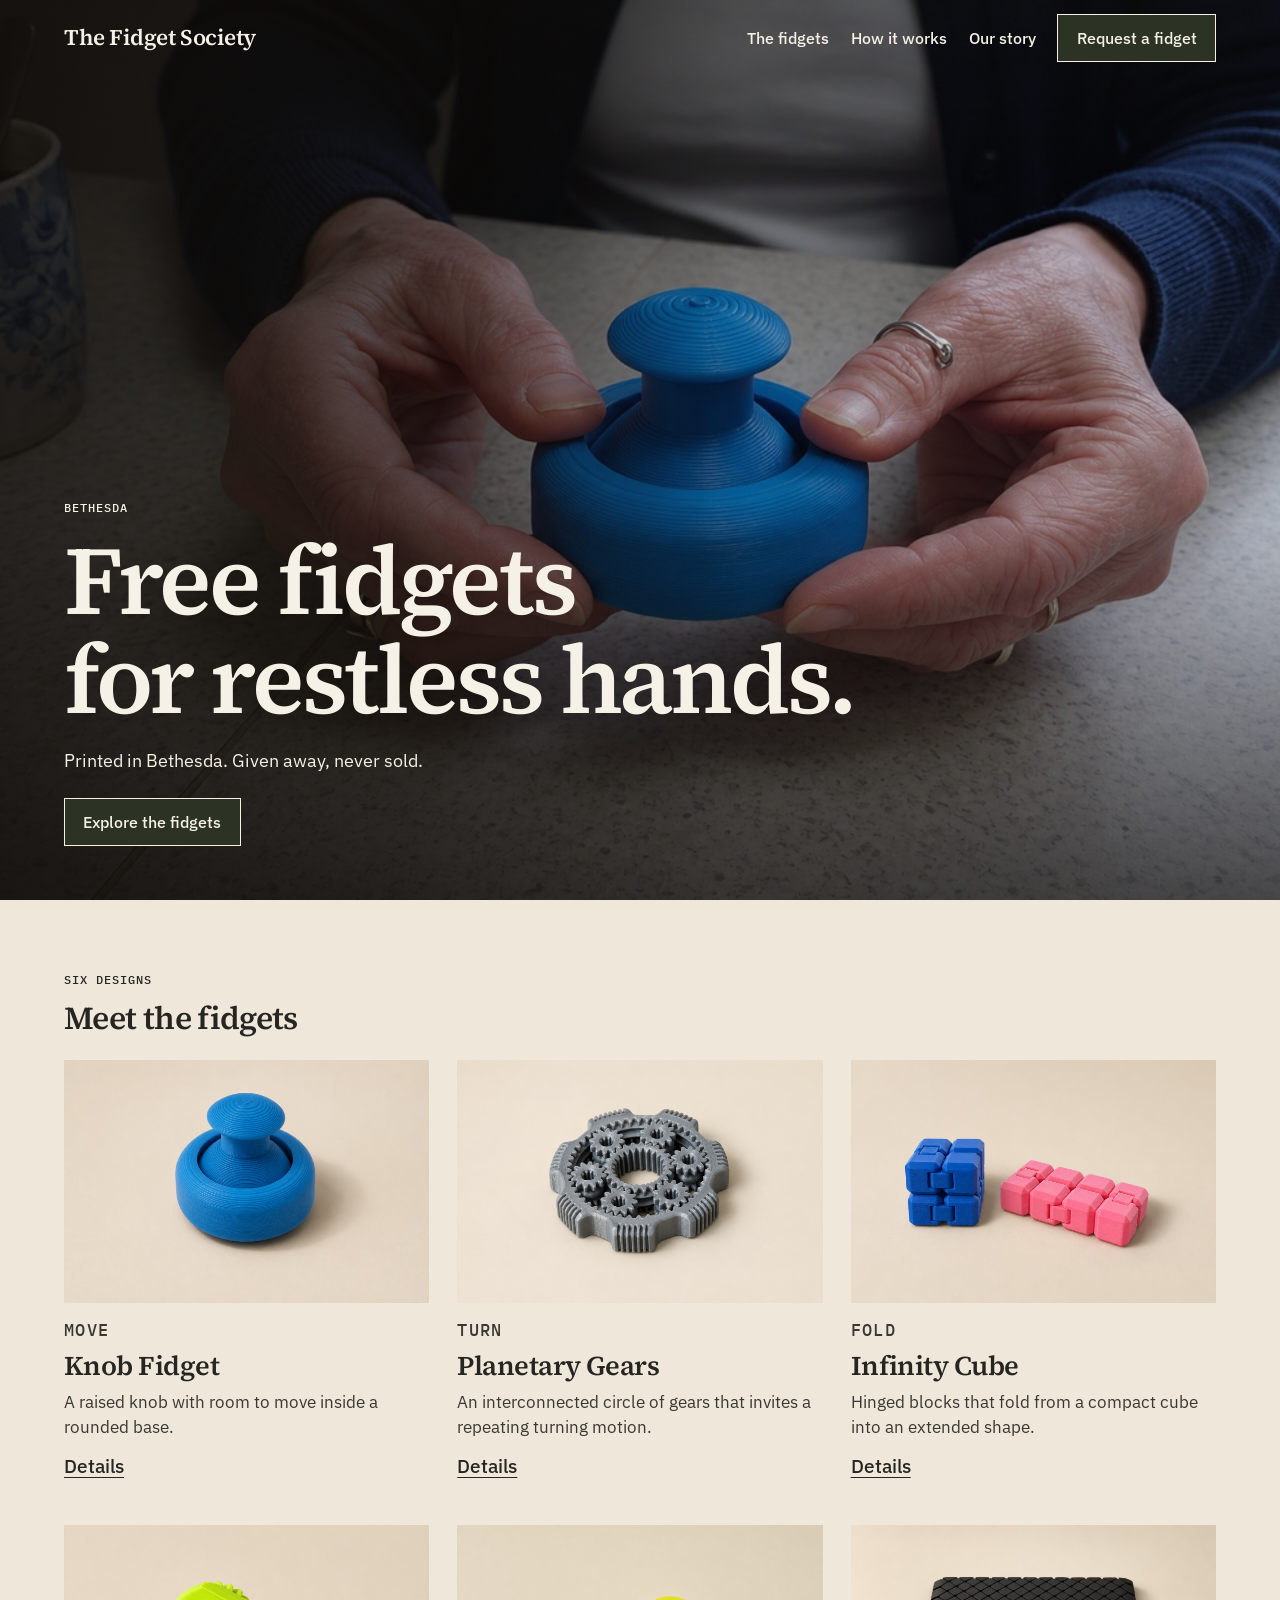
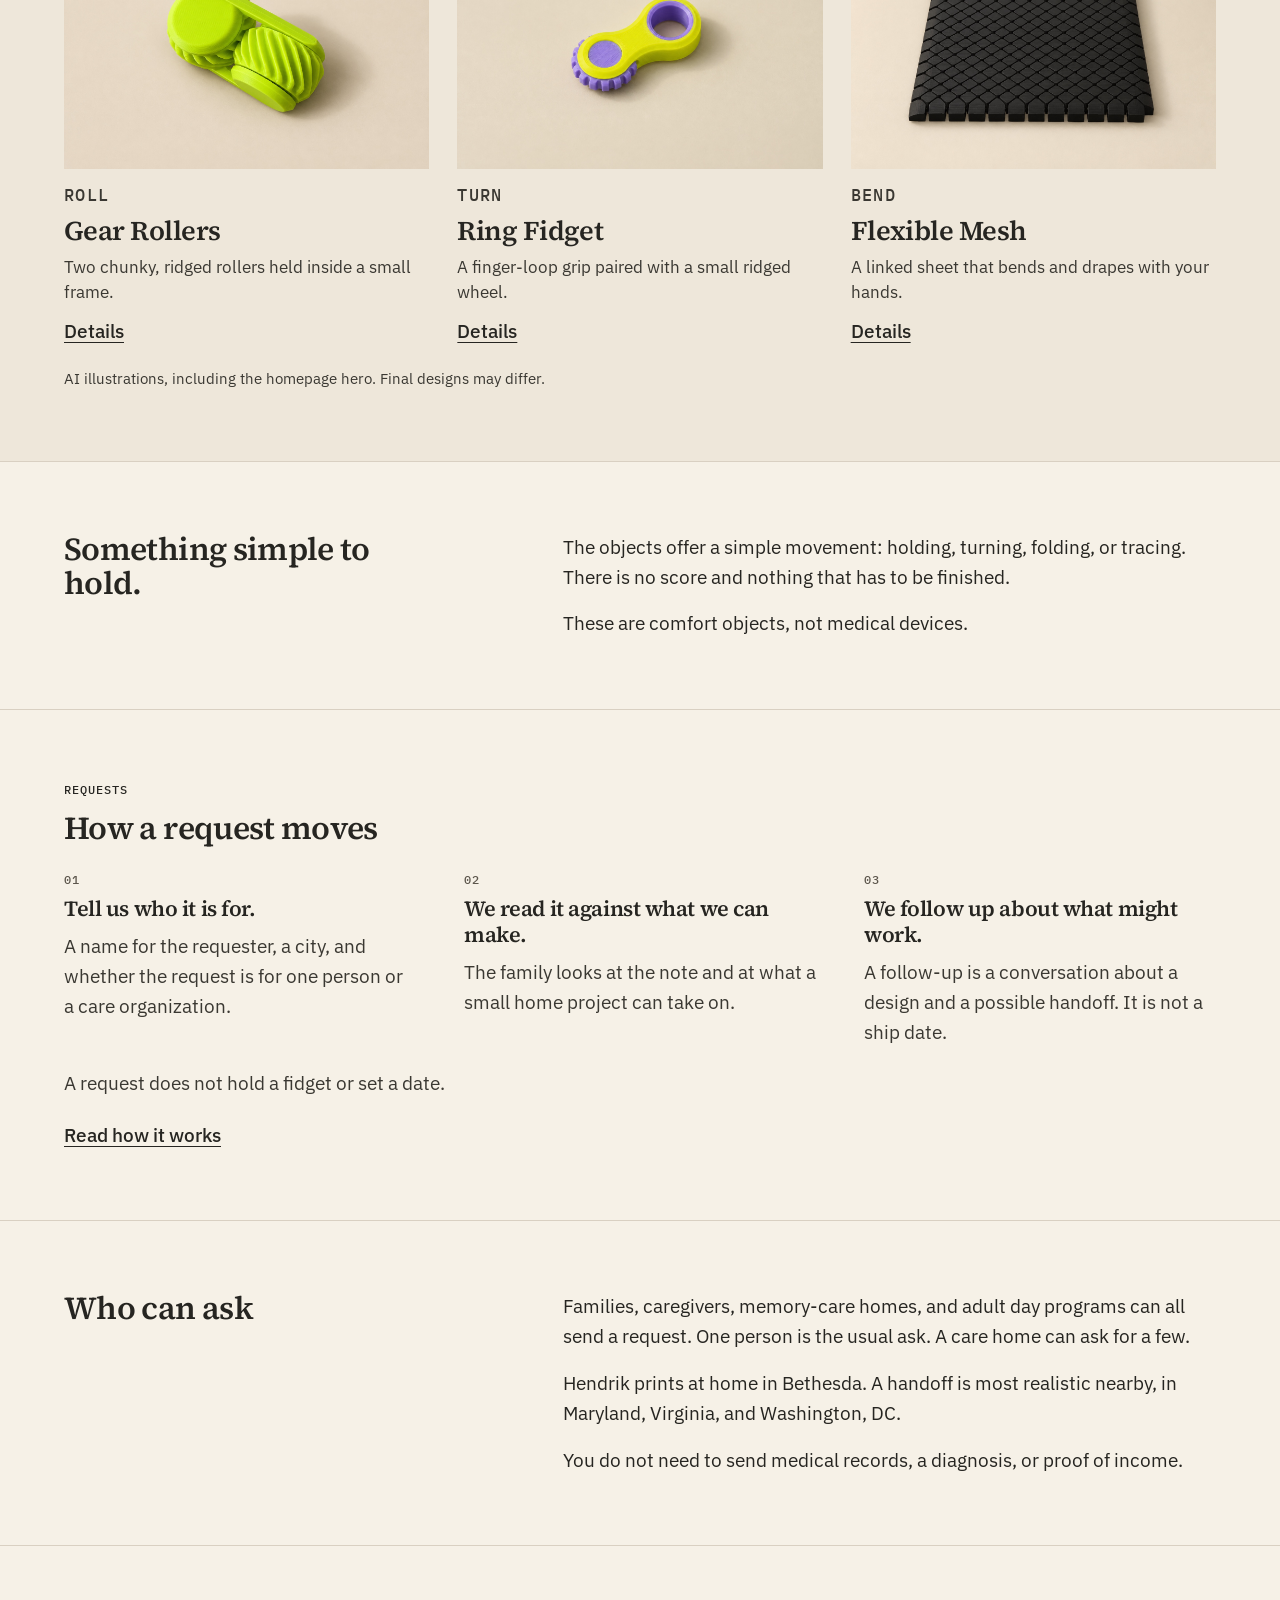
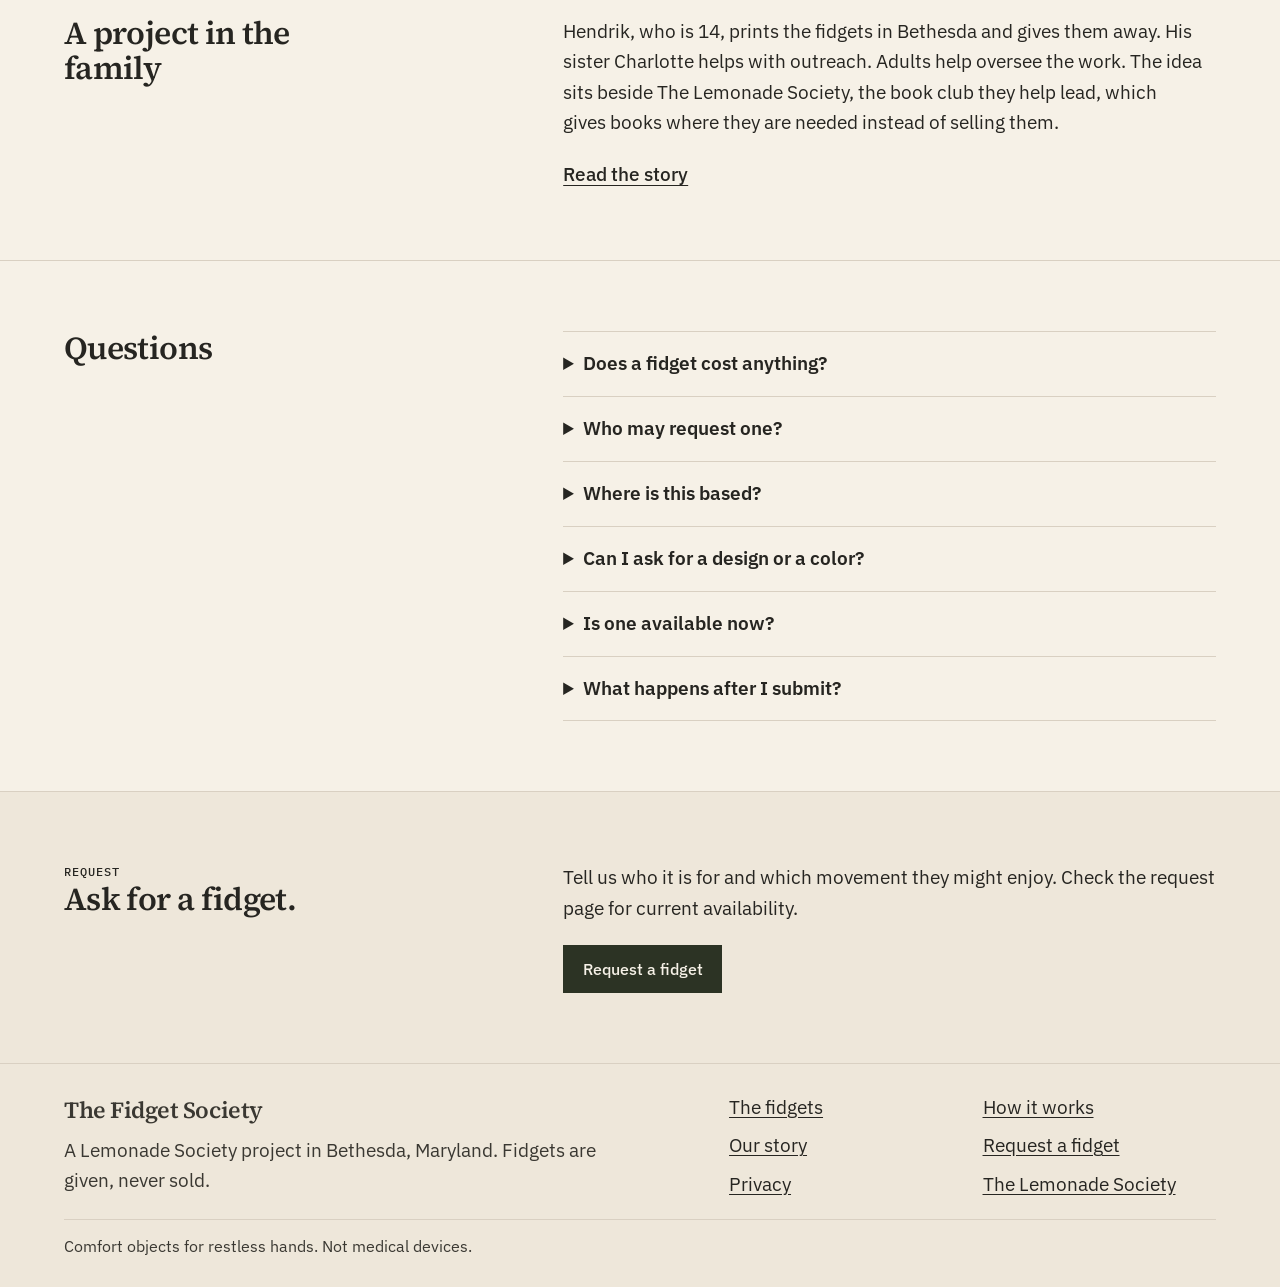
<file: index.html>
<!DOCTYPE html>
<html lang="en">
<head>
  <meta charset="utf-8">
  <meta name="viewport" content="width=device-width, initial-scale=1">
  <title>The Fidget Society</title>
  <meta name="description" content="Hendrik in Bethesda makes 3D-printed fidgets for people living with dementia and the people who care for them. Given away, never sold.">
  <meta name="theme-color" content="#1a1612">
  <link rel="icon" href="favicon.svg" type="image/svg+xml">
  <link rel="stylesheet" href="css/site.css?v=21">
</head>
<body>
  <a class="skip" href="#content">Skip to content</a>
  <header class="site-header">
    <div class="wrap header-inner">
      <a class="brand" href="index.html">The Fidget Society</a>
      <button class="menu-toggle" type="button" aria-expanded="false" aria-controls="site-nav">Menu</button>
      <nav class="site-nav" id="site-nav" aria-label="Primary">
        <a href="fidgets.html">The fidgets</a>
        <a href="how.html">How it works</a>
        <a href="about.html">Our story</a>
        <a class="btn" href="request.html">Request a fidget</a>
      </nav>
    </div>
  </header>

  <main id="content" tabindex="-1">
    <section class="hero-screen" style="--hero-x:52%;--hero-y:42%;--hero-x-phone:50%;--hero-y-phone:38%" aria-labelledby="hero-title">
      <img class="hero-media" src="images/heroes/home-knob.jpg" width="1280" height="720" alt="AI illustration of hands holding a blue Knob Fidget over a speckled counter." fetchpriority="high">
      <div class="hero-shade" aria-hidden="true"></div>
      <div class="hero-copy">
        <div class="wrap">
          <p class="eyebrow">Bethesda</p>
          <h1 id="hero-title">Free fidgets<br>for restless hands.</h1>
          <p class="hero-support">Printed in Bethesda. Given away, never sold.</p>
          <a class="btn" href="#the-fidgets">Explore the fidgets</a>
        </div>
      </div>
    </section>

    <section class="section sand-ground" id="the-fidgets" aria-labelledby="fidgets-title">
      <div class="wrap">
        <div class="section-head">
          <p class="kicker">Six designs</p>
          <h2 id="fidgets-title">Meet the fidgets</h2>
        </div>
        <div class="card-grid" data-fidget-grid></div>
        <noscript>
          <ul class="plain-list">
            <li>Knob Fidget — Move. A raised knob with room to move inside a rounded base.</li>
            <li>Planetary Gears — Turn. An interconnected circle of gears that invites a repeating turning motion.</li>
            <li>Infinity Cube — Fold. Hinged blocks that fold from a compact cube into an extended shape.</li>
            <li>Gear Rollers — Roll. Two chunky, ridged rollers held inside a small frame.</li>
            <li>Ring Fidget — Turn. A finger-loop grip paired with a small ridged wheel.</li>
            <li>Flexible Mesh — Bend. A linked sheet that bends and drapes with your hands.</li>
          </ul>
        </noscript>
        <p class="figure-note">AI illustrations, including the homepage hero. Final designs may differ.</p>
      </div>
    </section>

    <section class="section" aria-labelledby="intro-title">
      <div class="wrap split">
        <h2 id="intro-title">Something simple to hold.</h2>
        <div class="prose">
          <p>The objects offer a simple movement: holding, turning, folding, or tracing. There is no score and nothing that has to be finished.</p>
          <p>These are comfort objects, not medical devices.</p>
        </div>
      </div>
    </section>

    <section class="section" id="how-requests-work" aria-labelledby="steps-title">
      <div class="wrap">
        <div class="section-head steps-head">
          <p class="kicker">Requests</p>
          <h2 id="steps-title">How a request moves</h2>
        </div>
        <div>
          <ol class="steps">
            <li>
              <h3>Tell us who it is for.</h3>
              <p>A name for the requester, a city, and whether the request is for one person or a care organization.</p>
            </li>
            <li>
              <h3>We read it against what we can make.</h3>
              <p>The family looks at the note and at what a small home project can take on.</p>
            </li>
            <li>
              <h3>We follow up about what might work.</h3>
              <p>A follow-up is a conversation about a design and a possible handoff. It is not a ship date.</p>
            </li>
          </ol>
          <p class="callout">A request does not hold a fidget or set a date.</p>
          <p class="inline-links"><a class="text-link" href="how.html">Read how it works</a></p>
        </div>
      </div>
    </section>

    <section class="section" id="who-can-ask" aria-labelledby="who-title">
      <div class="wrap split">
        <h2 id="who-title">Who can ask</h2>
        <div class="prose">
          <p>Families, caregivers, memory-care homes, and adult day programs can all send a request. One person is the usual ask. A care home can ask for a few.</p>
          <p>Hendrik prints at home in Bethesda. A handoff is most realistic nearby, in Maryland, Virginia, and Washington, DC.</p>
          <p>You do not need to send medical records, a diagnosis, or proof of income.</p>
        </div>
      </div>
    </section>

    <section class="section" id="founder" aria-labelledby="founder-title">
      <div class="wrap split">
        <h2 id="founder-title">A project in the family</h2>
        <div class="prose">
          <p>Hendrik, who is 14, prints the fidgets in Bethesda and gives them away. His sister Charlotte helps with outreach. Adults help oversee the work. The idea sits beside The Lemonade Society, the book club they help lead, which gives books where they are needed instead of selling them.</p>
          <p class="inline-links"><a class="text-link" href="about.html">Read the story</a></p>
        </div>
      </div>
    </section>

    <section class="section" id="questions" aria-labelledby="faq-title">
      <div class="wrap split">
        <h2 id="faq-title">Questions</h2>
        <div class="faq">
          <details>
            <summary>Does a fidget cost anything?</summary>
            <p>No. Fidgets are given away. There is nothing to buy on this site.</p>
          </details>
          <details>
            <summary>Who may request one?</summary>
            <p>A family member, a caregiver, a memory-care home, or an adult day program. Medical records and proof of income are not part of the request.</p>
          </details>
          <details>
            <summary>Where is this based?</summary>
            <p>Hendrik makes the fidgets at home in Bethesda, Maryland. A handoff is most realistic in Bethesda and nearby Maryland, Virginia, and Washington, DC.</p>
          </details>
          <details>
            <summary>Can I ask for a design or a color?</summary>
            <p>Yes. You can name a preference or ask for help choosing. What is possible depends on the designs and filament on hand. Not every design will suit every person.</p>
          </details>
          <details>
            <summary>Is one available now?</summary>
            <p>This is a small project. Sending a request does not hold a fidget or set a date.</p>
          </details>
          <details>
            <summary>What happens after I submit?</summary>
            <p>The request page shows whether requests are currently open. After a request is received, an adult helping with the project follows up about availability.</p>
          </details>
        </div>
      </div>
    </section>

    <section class="section sand-ground" id="ask" aria-labelledby="ask-title">
      <div class="wrap split">
        <div>
          <p class="kicker">Request</p>
          <h2 id="ask-title">Ask for a fidget.</h2>
        </div>
        <div>
          <p>Tell us who it is for and which movement they might enjoy. Check the request page for current availability.</p>
          <p class="inline-links"><a class="btn" href="request.html">Request a fidget</a></p>
        </div>
      </div>
    </section>
  </main>

  <footer class="site-footer">
    <div class="wrap footer-inner">
      <div>
        <p class="footer-name">The Fidget Society</p>
        <p>A Lemonade Society project in Bethesda, Maryland. Fidgets are given, never sold.</p>
      </div>
      <nav aria-label="Footer">
        <a href="fidgets.html">The fidgets</a>
        <a href="how.html">How it works</a>
        <a href="about.html">Our story</a>
        <a href="request.html">Request a fidget</a>
        <a href="privacy.html">Privacy</a>
        <a href="https://www.liteararysociety.org/the-lemonade-society">The Lemonade Society</a>
      </nav>
      <p class="footer-note">Comfort objects for restless hands. Not medical devices.</p>
    </div>
  </footer>
  <script src="js/catalog.js?v=24"></script>
  <script src="js/config.js"></script>
  <script src="js/site.js?v=24"></script>
</body>
</html>
</file>
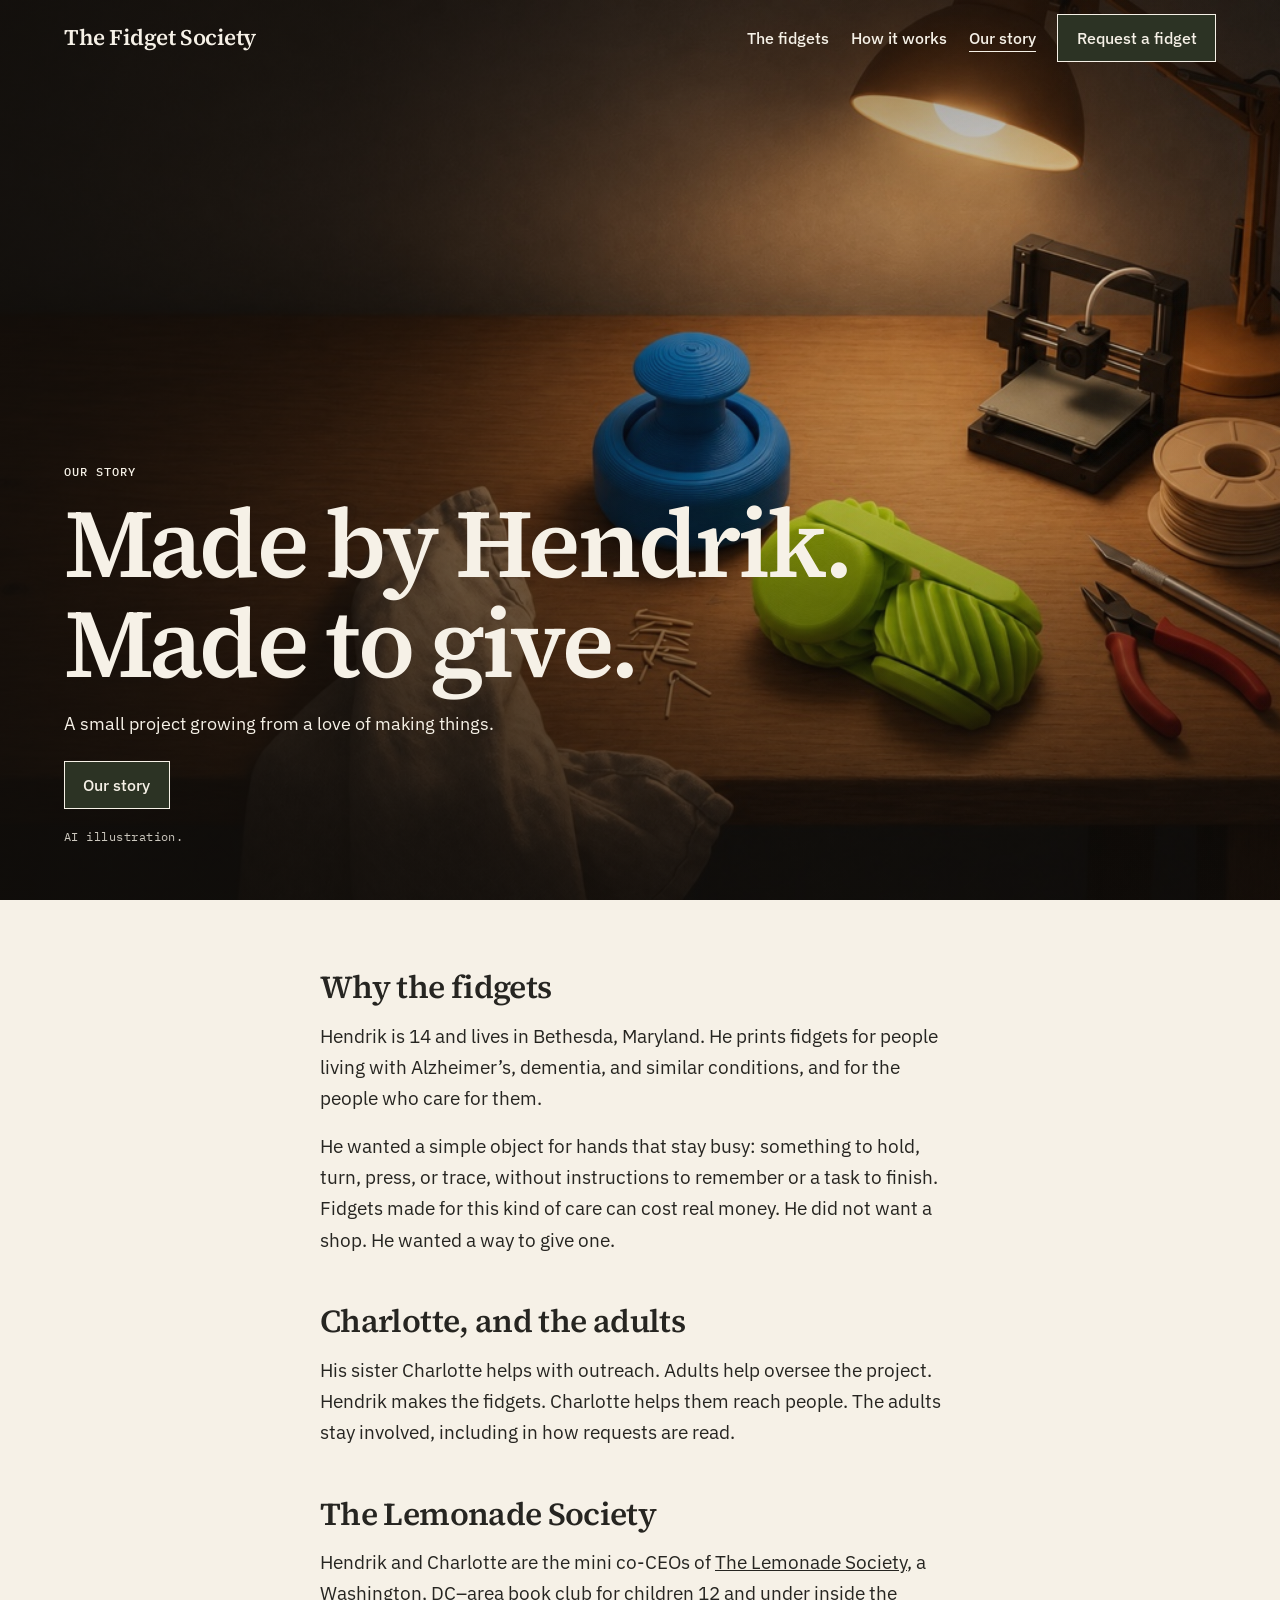
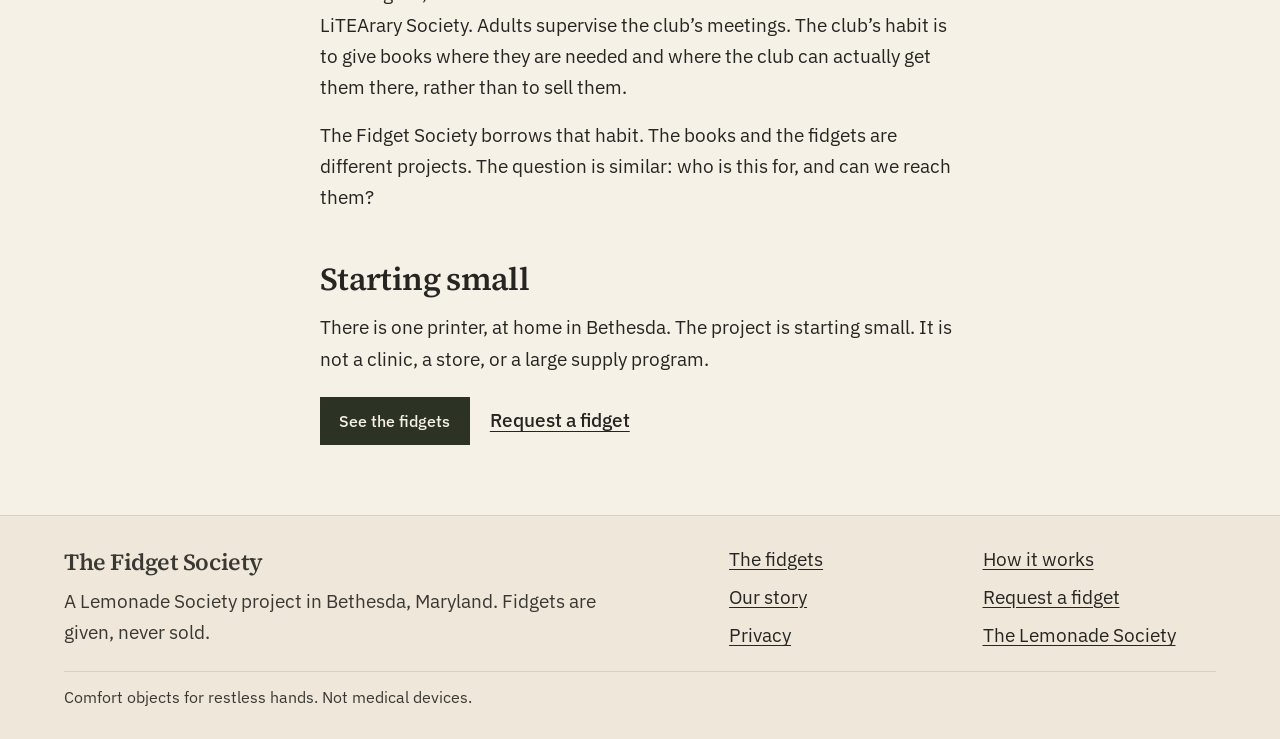
<file: about.html>
<!DOCTYPE html>
<html lang="en">
<head>
  <meta charset="utf-8">
  <meta name="viewport" content="width=device-width, initial-scale=1">
  <title>Our story — The Fidget Society</title>
  <meta name="description" content="Hendrik prints fidgets in Bethesda and gives them away. Charlotte helps with outreach, and adults oversee the project.">
  <meta name="theme-color" content="#1a1612">
  <link rel="icon" href="favicon.svg" type="image/svg+xml">
  <link rel="stylesheet" href="css/site.css?v=21">
</head>
<body>
  <a class="skip" href="#content">Skip to content</a>
  <header class="site-header">
    <div class="wrap header-inner">
      <a class="brand" href="index.html">The Fidget Society</a>
      <button class="menu-toggle" type="button" aria-expanded="false" aria-controls="site-nav">Menu</button>
      <nav class="site-nav" id="site-nav" aria-label="Primary">
        <a href="fidgets.html">The fidgets</a>
        <a href="how.html">How it works</a>
        <a href="about.html" aria-current="page">Our story</a>
        <a class="btn" href="request.html">Request a fidget</a>
      </nav>
    </div>
  </header>

  <main id="content" tabindex="-1">
    <section class="hero-screen" style="--hero-x:78%;--hero-y:52%;--hero-x-phone:88%;--hero-y-phone:48%" aria-labelledby="hero-title">
      <img class="hero-media" src="images/heroes/workbench-new.jpg" width="1280" height="720" alt="AI illustration of the Knob Fidget and Gear Rollers on a workbench with a printer and filament. Not a photograph of Hendrik or his home." fetchpriority="high">
      <div class="hero-shade" aria-hidden="true"></div>
      <div class="hero-copy">
        <div class="wrap">
          <p class="eyebrow">Our story</p>
          <h1 id="hero-title">Made by Hendrik.<br>Made to give.</h1>
          <p class="hero-support">A small project growing from a love of making things.</p>
          <a class="btn" href="#story">Our story</a>
          <p class="hero-credit">AI illustration.</p>
        </div>
      </div>
    </section>

    <article class="section" id="story">
      <div class="wrap">
      <div class="reading story-reading">
        <h2>Why the fidgets</h2>
        <p>Hendrik is 14 and lives in Bethesda, Maryland. He prints fidgets for people living with Alzheimer’s, dementia, and similar conditions, and for the people who care for them.</p>
        <p>He wanted a simple object for hands that stay busy: something to hold, turn, press, or trace, without instructions to remember or a task to finish. Fidgets made for this kind of care can cost real money. He did not want a shop. He wanted a way to give one.</p>

        <h2>Charlotte, and the adults</h2>
        <p>His sister Charlotte helps with outreach. Adults help oversee the project. Hendrik makes the fidgets. Charlotte helps them reach people. The adults stay involved, including in how requests are read.</p>

        <h2>The Lemonade Society</h2>
        <p>Hendrik and Charlotte are the mini co-CEOs of <a href="https://www.liteararysociety.org/the-lemonade-society">The Lemonade Society</a>, a Washington, DC–area book club for children 12 and under inside the LiTEArary Society. Adults supervise the club’s meetings. The club’s habit is to give books where they are needed and where the club can actually get them there, rather than to sell them.</p>
        <p>The Fidget Society borrows that habit. The books and the fidgets are different projects. The question is similar: who is this for, and can we reach them?</p>

        <h2>Starting small</h2>
        <p>There is one printer, at home in Bethesda. The project is starting small. It is not a clinic, a store, or a large supply program.</p>
        <p class="inline-links">
          <a class="btn" href="fidgets.html">See the fidgets</a>
          <a class="text-link" href="request.html">Request a fidget</a>
        </p>
      </div>
      </div>
    </article>
  </main>

  <footer class="site-footer">
    <div class="wrap footer-inner">
      <div>
        <p class="footer-name">The Fidget Society</p>
        <p>A Lemonade Society project in Bethesda, Maryland. Fidgets are given, never sold.</p>
      </div>
      <nav aria-label="Footer">
        <a href="fidgets.html">The fidgets</a>
        <a href="how.html">How it works</a>
        <a href="about.html">Our story</a>
        <a href="request.html">Request a fidget</a>
        <a href="privacy.html">Privacy</a>
        <a href="https://www.liteararysociety.org/the-lemonade-society">The Lemonade Society</a>
      </nav>
      <p class="footer-note">Comfort objects for restless hands. Not medical devices.</p>
    </div>
  </footer>
  <script src="js/site.js?v=20"></script>
</body>
</html>
</file>
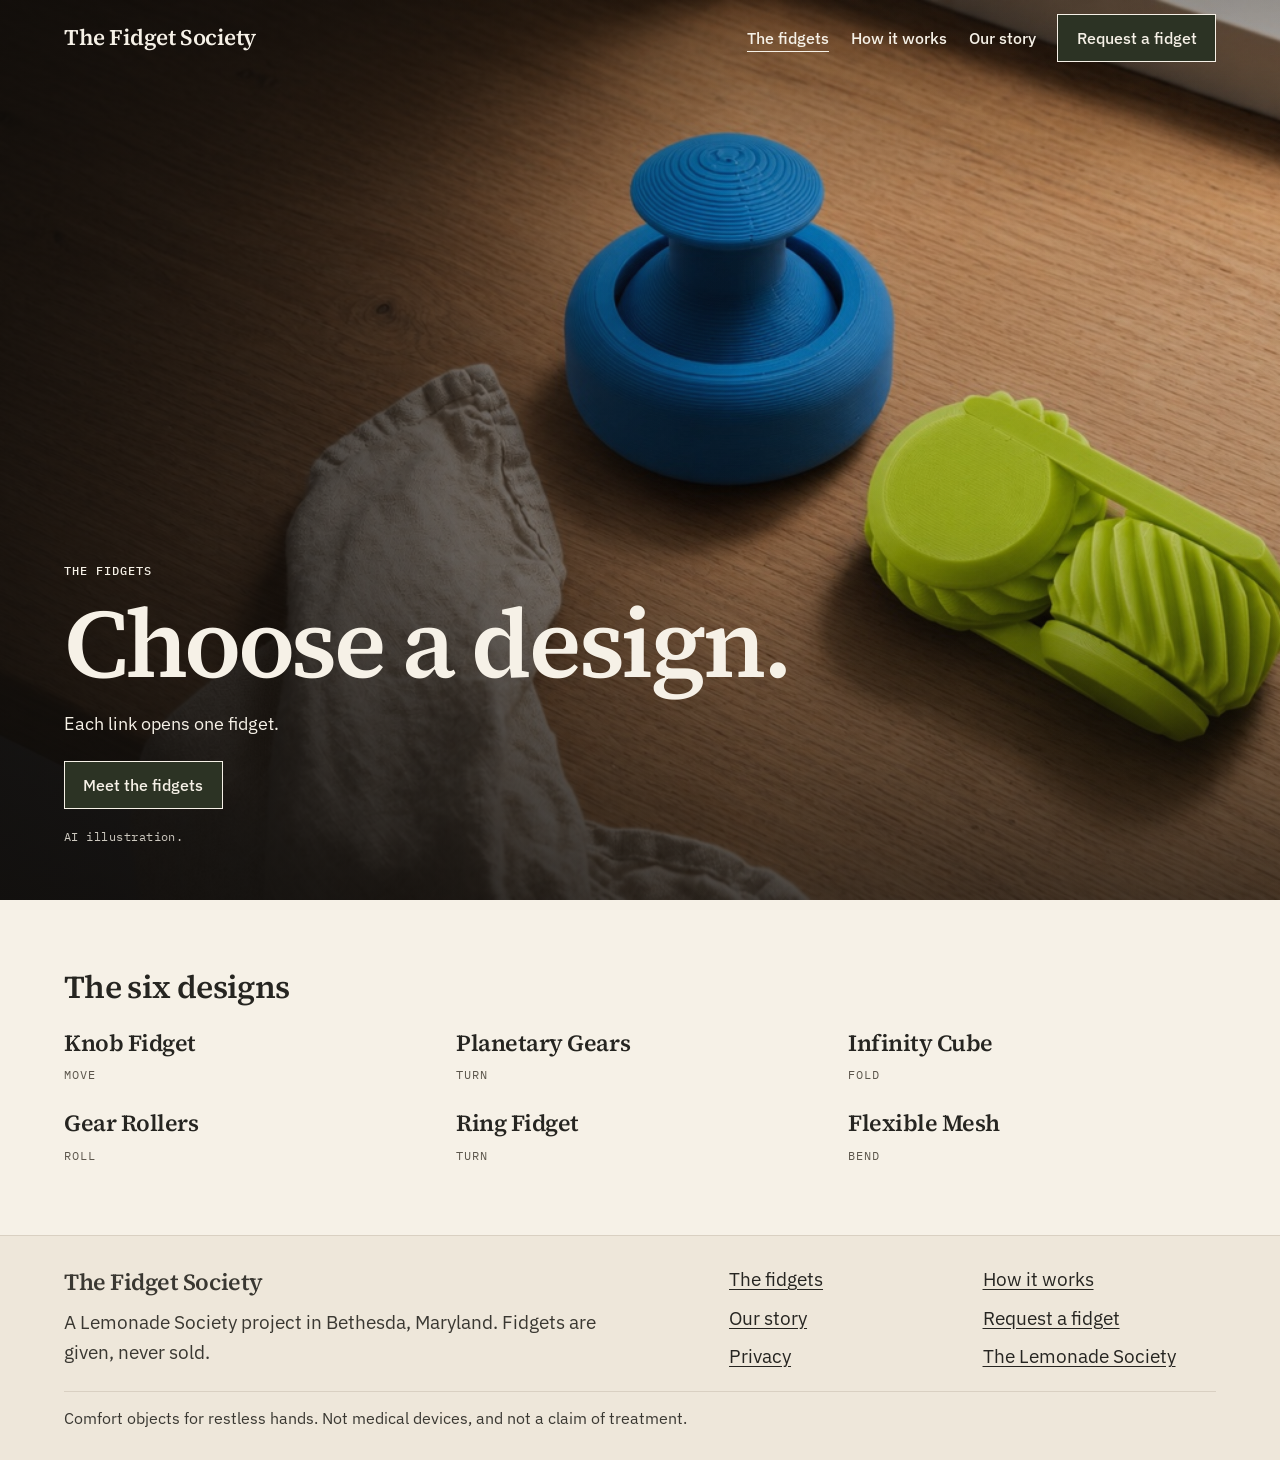
<file: fidget.html>
<!DOCTYPE html>
<html lang="en">
<head>
  <meta charset="utf-8">
  <meta name="viewport" content="width=device-width, initial-scale=1">
  <title>A fidget — The Fidget Society</title>
  <meta name="description" content="Details for one Fidget Society design: the motion, an illustration, and a way to request it.">
  <link rel="icon" href="favicon.svg" type="image/svg+xml">
  <meta name="theme-color" content="#1a1612">
  <link rel="stylesheet" href="css/site.css?v=21">
</head>
<body>
  <a class="skip" href="#content">Skip to content</a>
  <header class="site-header">
    <div class="wrap header-inner">
      <a class="brand" href="index.html">The Fidget Society</a>
      <button class="menu-toggle" type="button" aria-expanded="false" aria-controls="site-nav">Menu</button>
      <nav class="site-nav" id="site-nav" aria-label="Primary">
        <a href="fidgets.html" aria-current="page">The fidgets</a>
        <a href="how.html">How it works</a>
        <a href="about.html">Our story</a>
        <a class="btn" href="request.html">Request a fidget</a>
      </nav>
    </div>
  </header>

  <main id="content" tabindex="-1">
    <div data-fidget-detail>
      <div class="page-hero wrap">
        <p class="kicker">The fidgets</p>
        <h1>Loading this design.</h1>
      </div>
    </div>
    <noscript>
      <div class="wrap page-block">
        <p>Design details load with JavaScript. You can still <a href="fidgets.html">return to the fidgets</a> or <a href="request.html?design=help">ask for help choosing</a>.</p>
      </div>
    </noscript>
  </main>

  <footer class="site-footer">
    <div class="wrap footer-inner">
      <div>
        <p class="footer-name">The Fidget Society</p>
        <p>A Lemonade Society project in Bethesda, Maryland. Fidgets are given, never sold.</p>
      </div>
      <nav aria-label="Footer">
        <a href="fidgets.html">The fidgets</a>
        <a href="how.html">How it works</a>
        <a href="about.html">Our story</a>
        <a href="request.html">Request a fidget</a>
        <a href="privacy.html">Privacy</a>
        <a href="https://www.liteararysociety.org/the-lemonade-society">The Lemonade Society</a>
      </nav>
      <p class="footer-note">Comfort objects for restless hands. Not medical devices, and not a claim of treatment.</p>
    </div>
  </footer>
  <script src="js/catalog.js?v=24"></script>
  <script src="js/config.js"></script>
  <script src="js/site.js?v=24"></script>
</body>
</html>
</file>
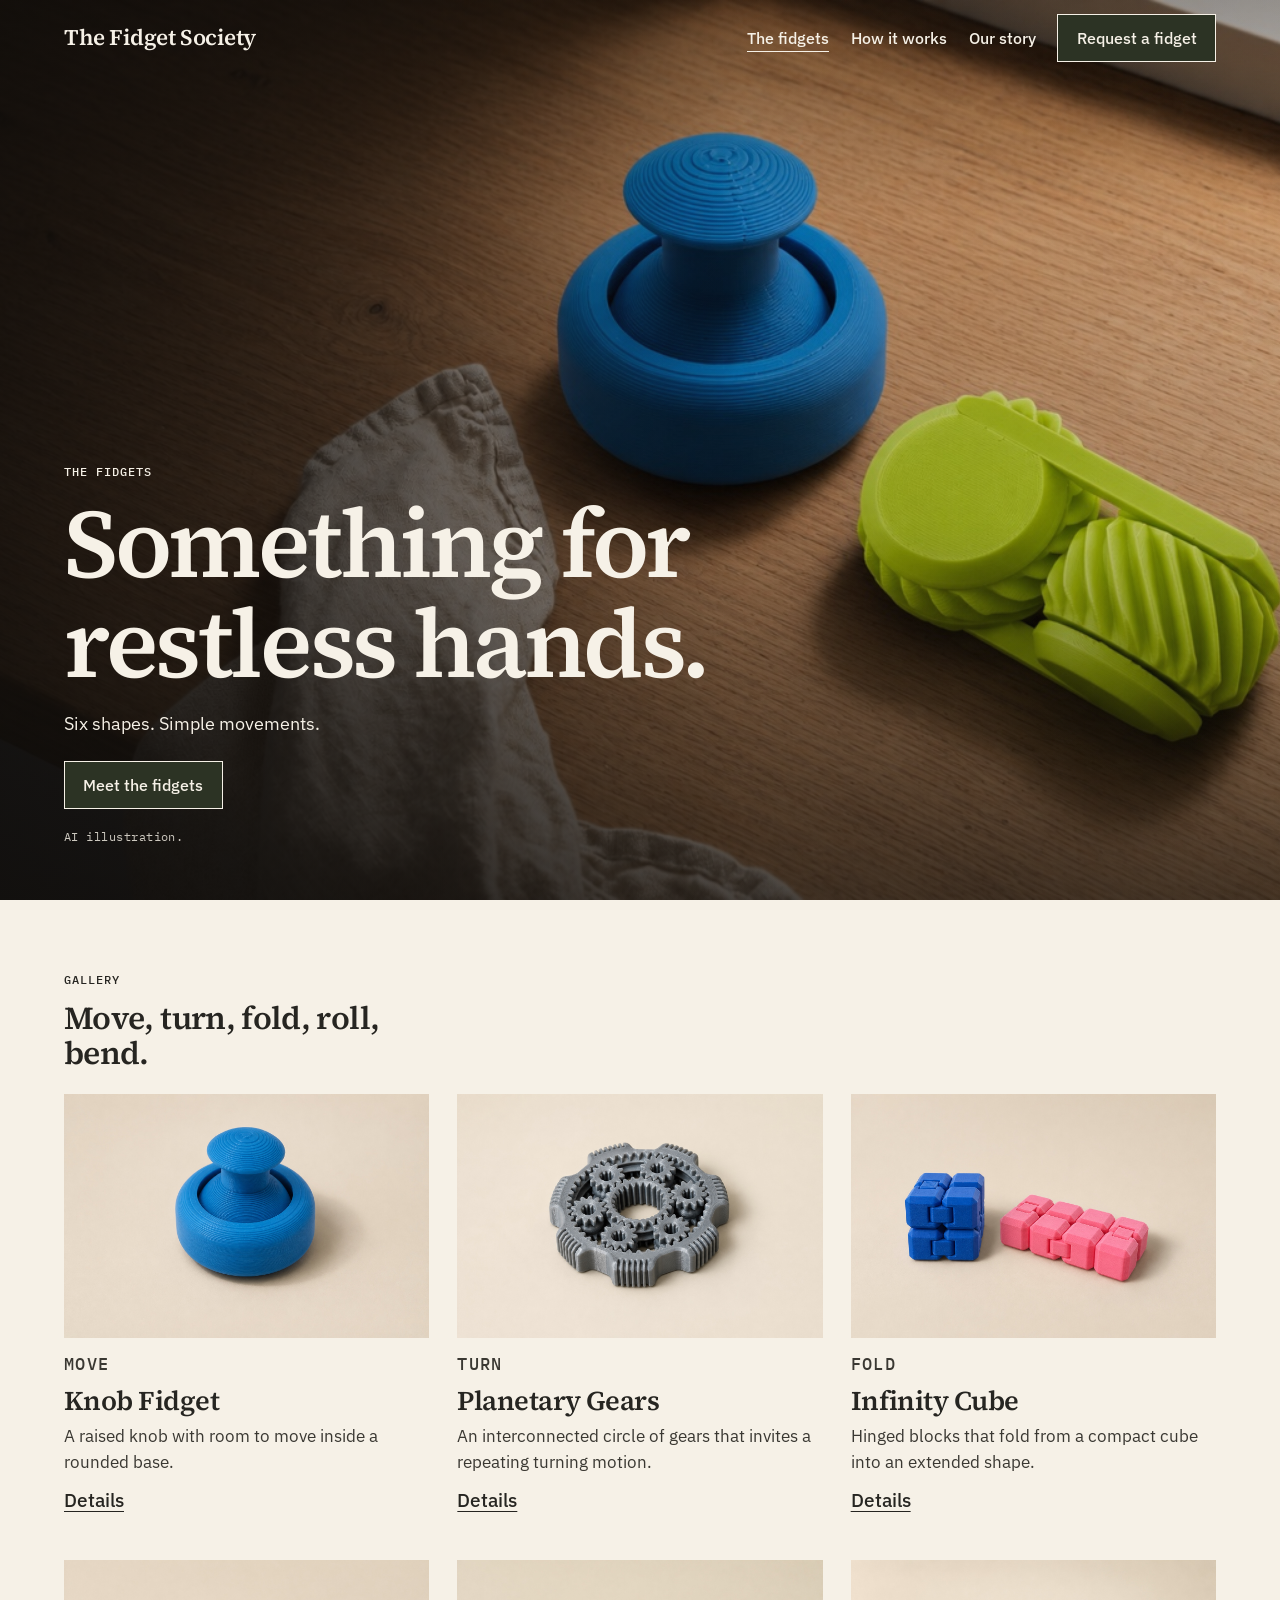
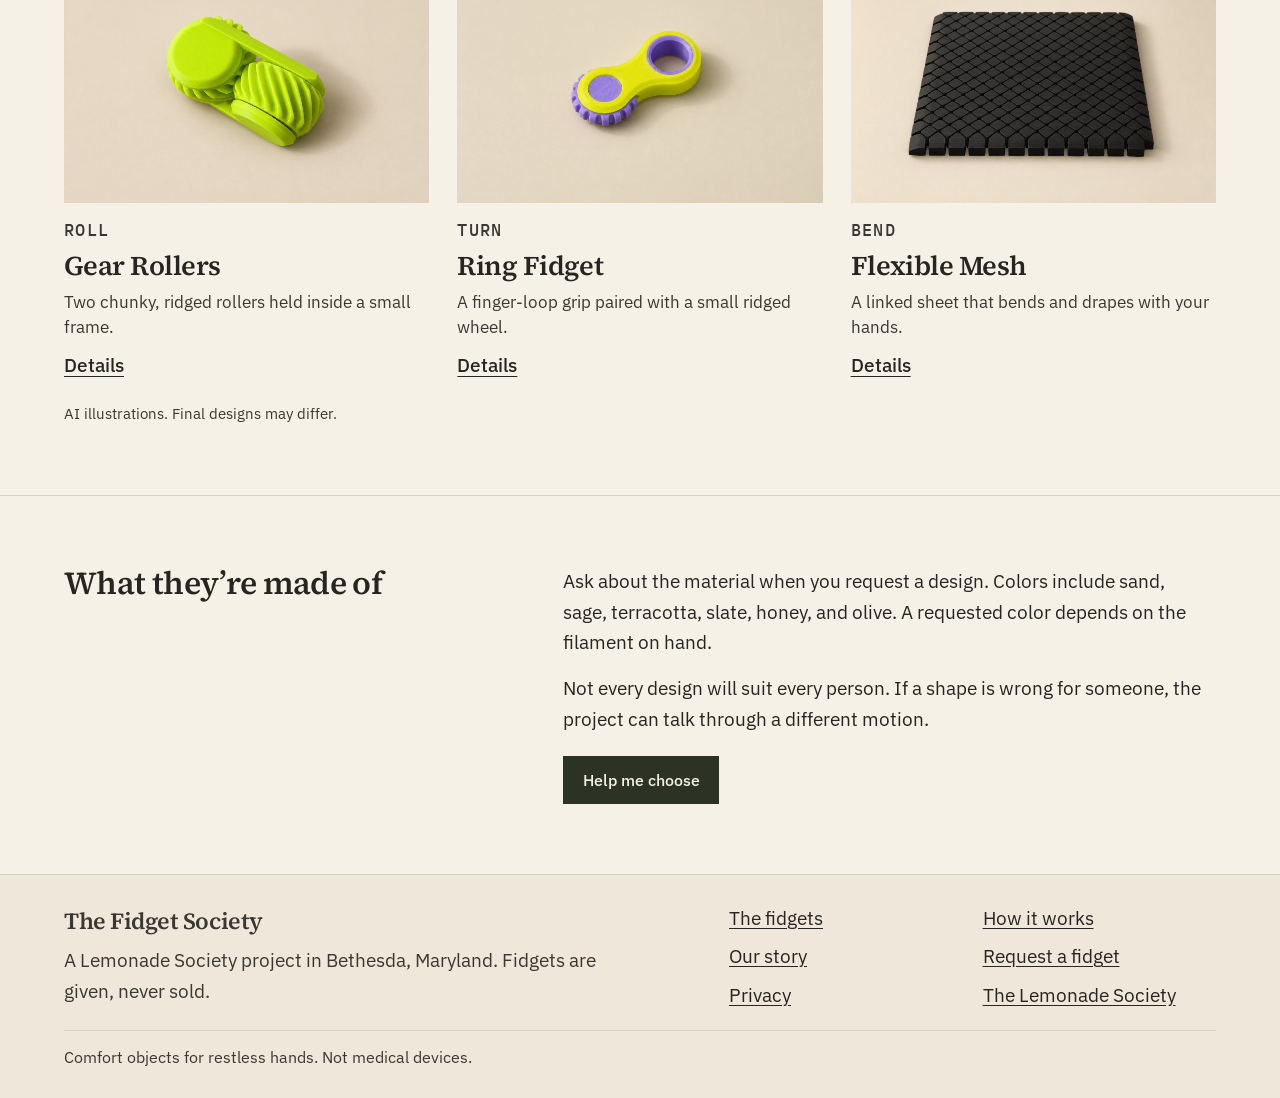
<file: fidgets.html>
<!DOCTYPE html>
<html lang="en">
<head>
  <meta charset="utf-8">
  <meta name="viewport" content="width=device-width, initial-scale=1">
  <title>The fidgets — The Fidget Society</title>
  <meta name="description" content="Six 3D-printed fidgets from The Fidget Society: Knob Fidget, Planetary Gears, Infinity Cube, Gear Rollers, Ring Fidget, and Flexible Mesh.">
  <meta name="theme-color" content="#1a1612">
  <link rel="icon" href="favicon.svg" type="image/svg+xml">
  <link rel="stylesheet" href="css/site.css?v=21">
</head>
<body>
  <a class="skip" href="#content">Skip to content</a>
  <header class="site-header">
    <div class="wrap header-inner">
      <a class="brand" href="index.html">The Fidget Society</a>
      <button class="menu-toggle" type="button" aria-expanded="false" aria-controls="site-nav">Menu</button>
      <nav class="site-nav" id="site-nav" aria-label="Primary">
        <a href="fidgets.html" aria-current="page">The fidgets</a>
        <a href="how.html">How it works</a>
        <a href="about.html">Our story</a>
        <a class="btn" href="request.html">Request a fidget</a>
      </nav>
    </div>
  </header>

  <main id="content" tabindex="-1">
    <section class="hero-screen" style="--hero-x:74%;--hero-y:48%;--hero-x-phone:68%;--hero-y-phone:42%" aria-labelledby="hero-title">
      <img class="hero-media" src="images/heroes/catalog-new.jpg" width="1280" height="720" alt="AI illustration of the Knob Fidget and Gear Rollers arranged on an oak table." fetchpriority="high">
      <div class="hero-shade" aria-hidden="true"></div>
      <div class="hero-copy">
        <div class="wrap">
          <p class="eyebrow">The fidgets</p>
          <h1 id="hero-title">Something for<br>restless hands.</h1>
          <p class="hero-support">Six shapes. Simple movements.</p>
          <a class="btn" href="#gallery">Meet the fidgets</a>
          <p class="hero-credit">AI illustration.</p>
        </div>
      </div>
    </section>

    <section class="section" id="gallery" aria-labelledby="gallery-title">
      <div class="wrap">
        <div class="section-head">
          <p id="gallery-title" class="kicker">Gallery</p>
          <h2>Move, turn, fold, roll, bend.</h2>
        </div>
        <div class="card-grid" data-fidget-grid></div>
        <noscript>
          <p>Knob Fidget, Planetary Gears, Infinity Cube, Gear Rollers, Ring Fidget, and Flexible Mesh. Open this page with JavaScript to see the illustrations, or use the request form and choose Help me choose.</p>
        </noscript>
        <p class="figure-note">AI illustrations. Final designs may differ.</p>
      </div>
    </section>

    <section class="section" aria-labelledby="made-title">
      <div class="wrap split">
        <h2 id="made-title">What they’re made of</h2>
        <div class="prose">
          <p>Ask about the material when you request a design. Colors include sand, sage, terracotta, slate, honey, and olive. A requested color depends on the filament on hand.</p>
          <p>Not every design will suit every person. If a shape is wrong for someone, the project can talk through a different motion.</p>
          <p class="inline-links"><a class="btn" href="request.html?design=help">Help me choose</a></p>
        </div>
      </div>
    </section>
  </main>

  <footer class="site-footer">
    <div class="wrap footer-inner">
      <div>
        <p class="footer-name">The Fidget Society</p>
        <p>A Lemonade Society project in Bethesda, Maryland. Fidgets are given, never sold.</p>
      </div>
      <nav aria-label="Footer">
        <a href="fidgets.html">The fidgets</a>
        <a href="how.html">How it works</a>
        <a href="about.html">Our story</a>
        <a href="request.html">Request a fidget</a>
        <a href="privacy.html">Privacy</a>
        <a href="https://www.liteararysociety.org/the-lemonade-society">The Lemonade Society</a>
      </nav>
      <p class="footer-note">Comfort objects for restless hands. Not medical devices.</p>
    </div>
  </footer>
  <script src="js/catalog.js?v=24"></script>
  <script src="js/config.js"></script>
  <script src="js/site.js?v=24"></script>
</body>
</html>
</file>
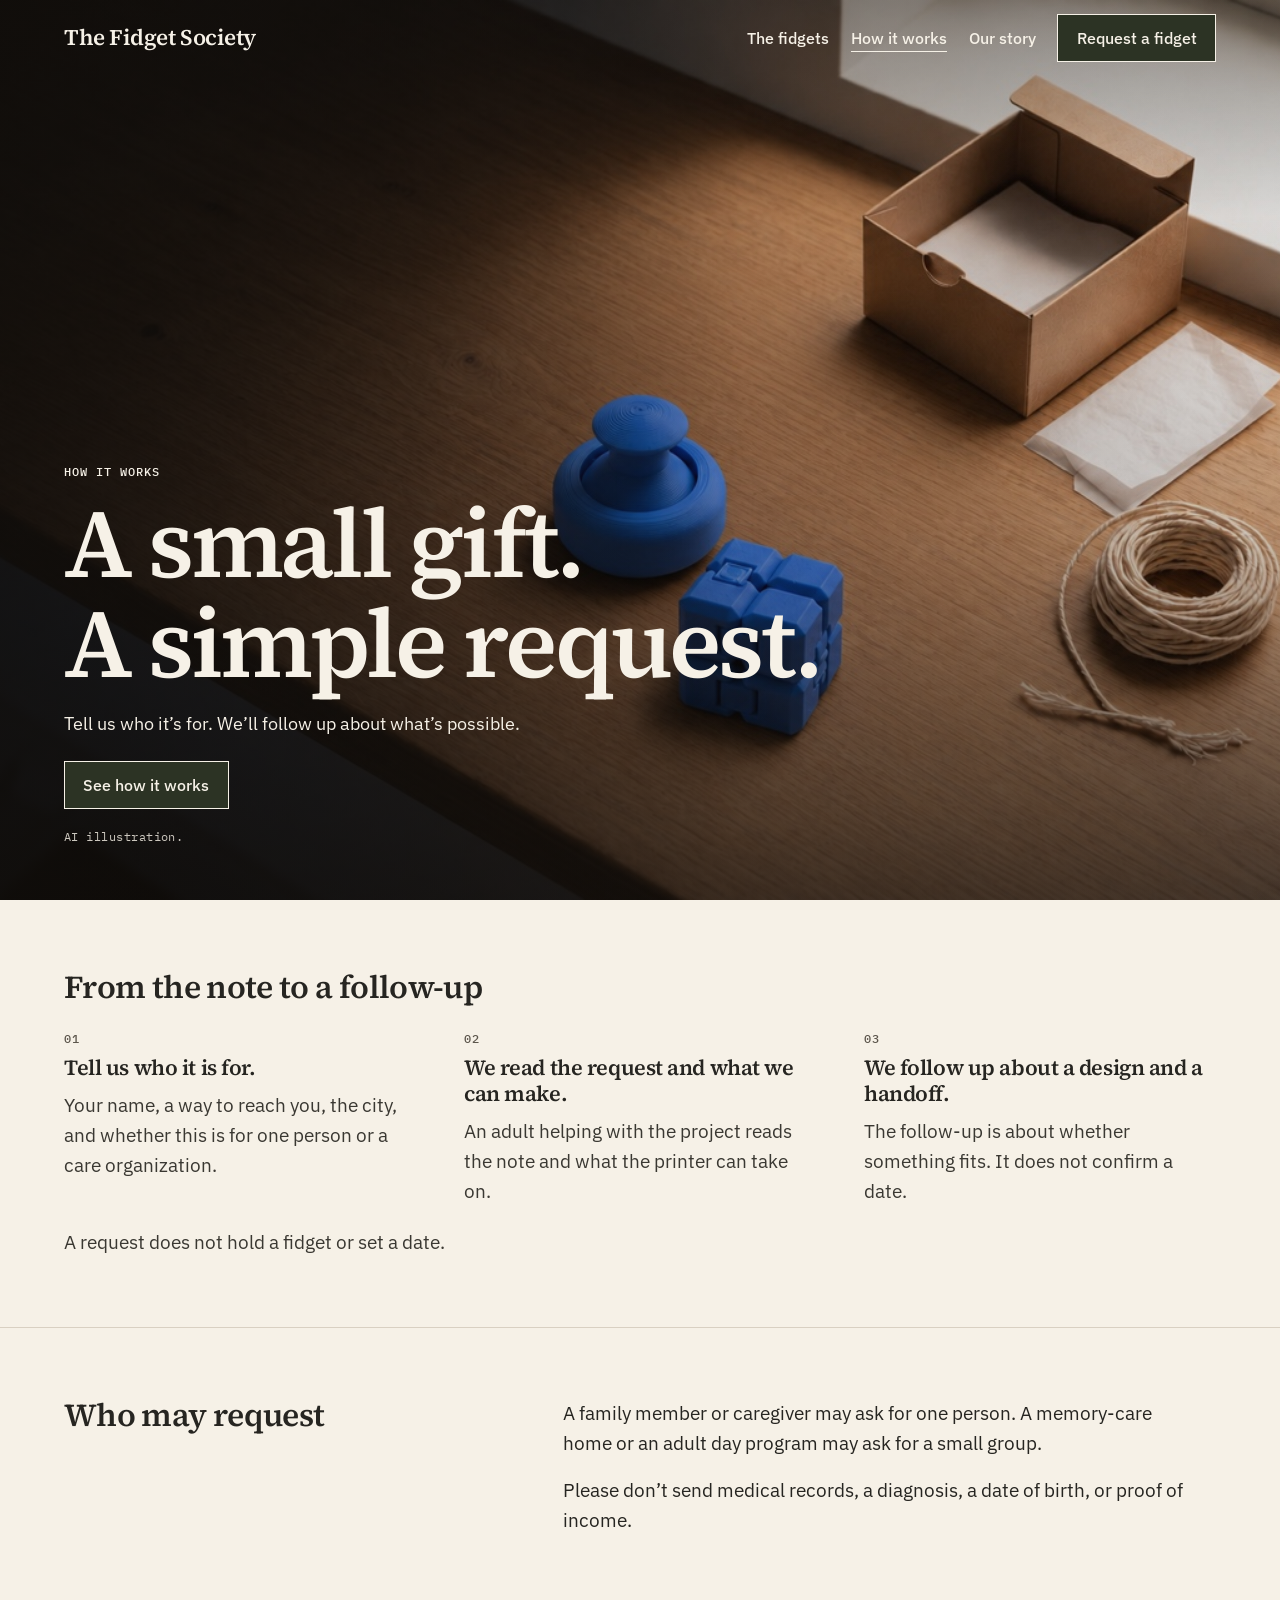
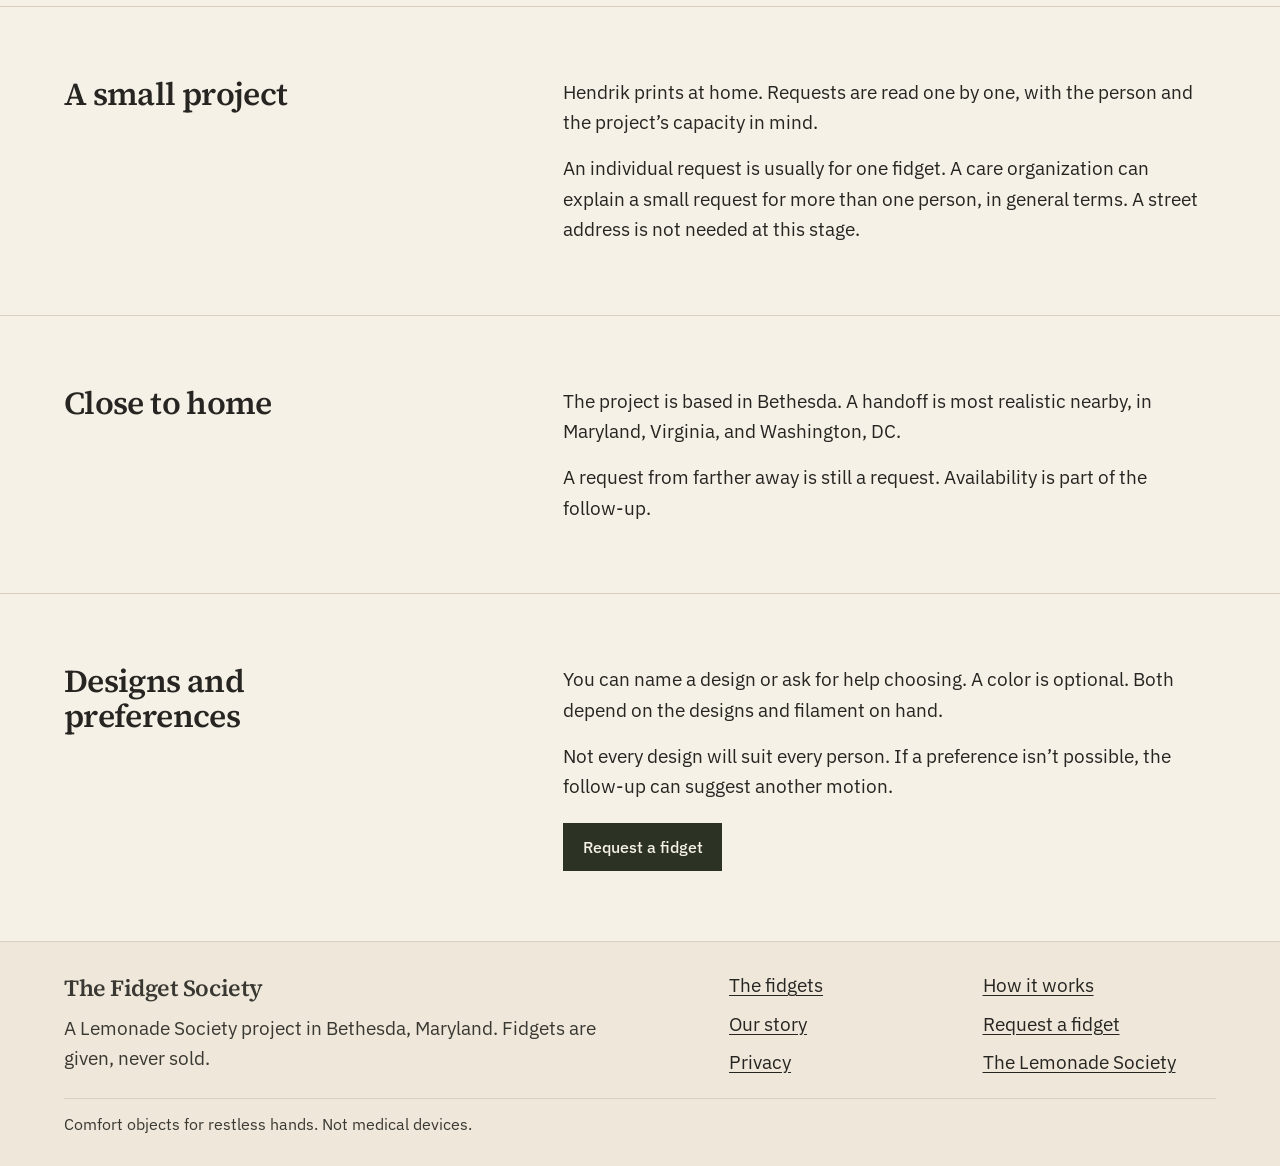
<file: how.html>
<!DOCTYPE html>
<html lang="en">
<head>
  <meta charset="utf-8">
  <meta name="viewport" content="width=device-width, initial-scale=1">
  <title>How it works — The Fidget Society</title>
  <meta name="description" content="Who can request a fidget from The Fidget Society, and how a small home project reads a request.">
  <meta name="theme-color" content="#1a1612">
  <link rel="icon" href="favicon.svg" type="image/svg+xml">
  <link rel="stylesheet" href="css/site.css?v=21">
</head>
<body>
  <a class="skip" href="#content">Skip to content</a>
  <header class="site-header">
    <div class="wrap header-inner">
      <a class="brand" href="index.html">The Fidget Society</a>
      <button class="menu-toggle" type="button" aria-expanded="false" aria-controls="site-nav">Menu</button>
      <nav class="site-nav" id="site-nav" aria-label="Primary">
        <a href="fidgets.html">The fidgets</a>
        <a href="how.html" aria-current="page">How it works</a>
        <a href="about.html">Our story</a>
        <a class="btn" href="request.html">Request a fidget</a>
      </nav>
    </div>
  </header>

  <main id="content" tabindex="-1">
    <section class="hero-screen" style="--hero-x:76%;--hero-y:46%;--hero-x-phone:86%;--hero-y-phone:42%" aria-labelledby="hero-title">
      <img class="hero-media" src="images/heroes/packing-new.jpg" width="1280" height="720" alt="AI illustration of the Knob Fidget and Infinity Cube beside a kraft box, tissue and twine. Not a photograph of a delivery." fetchpriority="high">
      <div class="hero-shade" aria-hidden="true"></div>
      <div class="hero-copy">
        <div class="wrap">
          <p class="eyebrow">How it works</p>
          <h1 id="hero-title">A small gift.<br>A simple request.</h1>
          <p class="hero-support">Tell us who it’s for. We’ll follow up about what’s possible.</p>
          <a class="btn" href="#process">See how it works</a>
          <p class="hero-credit">AI illustration.</p>
        </div>
      </div>
    </section>

    <section class="section" id="process" aria-labelledby="process-title">
      <div class="wrap">
        <h2 class="section-head steps-head" id="process-title">From the note to a follow-up</h2>
        <div>
          <ol class="steps">
            <li>
              <h3>Tell us who it is for.</h3>
              <p>Your name, a way to reach you, the city, and whether this is for one person or a care organization.</p>
            </li>
            <li>
              <h3>We read the request and what we can make.</h3>
              <p>An adult helping with the project reads the note and what the printer can take on.</p>
            </li>
            <li>
              <h3>We follow up about a design and a handoff.</h3>
              <p>The follow-up is about whether something fits. It does not confirm a date.</p>
            </li>
          </ol>
          <p class="callout">A request does not hold a fidget or set a date.</p>
        </div>
      </div>
    </section>

    <section class="section" aria-labelledby="who-title">
      <div class="wrap split">
        <h2 id="who-title">Who may request</h2>
        <div class="prose">
          <p>A family member or caregiver may ask for one person. A memory-care home or an adult day program may ask for a small group.</p>
          <p>Please don’t send medical records, a diagnosis, a date of birth, or proof of income.</p>
        </div>
      </div>
    </section>

    <section class="section" aria-labelledby="capacity-title">
      <div class="wrap split">
        <h2 id="capacity-title">A small project</h2>
        <div class="prose">
          <p>Hendrik prints at home. Requests are read one by one, with the person and the project’s capacity in mind.</p>
          <p>An individual request is usually for one fidget. A care organization can explain a small request for more than one person, in general terms. A street address is not needed at this stage.</p>
        </div>
      </div>
    </section>

    <section class="section" aria-labelledby="place-title">
      <div class="wrap split">
        <h2 id="place-title">Close to home</h2>
        <div class="prose">
          <p>The project is based in Bethesda. A handoff is most realistic nearby, in Maryland, Virginia, and Washington, DC.</p>
          <p>A request from farther away is still a request. Availability is part of the follow-up.</p>
        </div>
      </div>
    </section>

    <section class="section" aria-labelledby="preference-title">
      <div class="wrap split">
        <h2 id="preference-title">Designs and preferences</h2>
        <div class="prose">
          <p>You can name a design or ask for help choosing. A color is optional. Both depend on the designs and filament on hand.</p>
          <p>Not every design will suit every person. If a preference isn’t possible, the follow-up can suggest another motion.</p>
          <p class="inline-links"><a class="btn" href="request.html">Request a fidget</a></p>
        </div>
      </div>
    </section>
  </main>

  <footer class="site-footer">
    <div class="wrap footer-inner">
      <div>
        <p class="footer-name">The Fidget Society</p>
        <p>A Lemonade Society project in Bethesda, Maryland. Fidgets are given, never sold.</p>
      </div>
      <nav aria-label="Footer">
        <a href="fidgets.html">The fidgets</a>
        <a href="how.html">How it works</a>
        <a href="about.html">Our story</a>
        <a href="request.html">Request a fidget</a>
        <a href="privacy.html">Privacy</a>
        <a href="https://www.liteararysociety.org/the-lemonade-society">The Lemonade Society</a>
      </nav>
      <p class="footer-note">Comfort objects for restless hands. Not medical devices.</p>
    </div>
  </footer>
  <script src="js/site.js?v=20"></script>
</body>
</html>
</file>
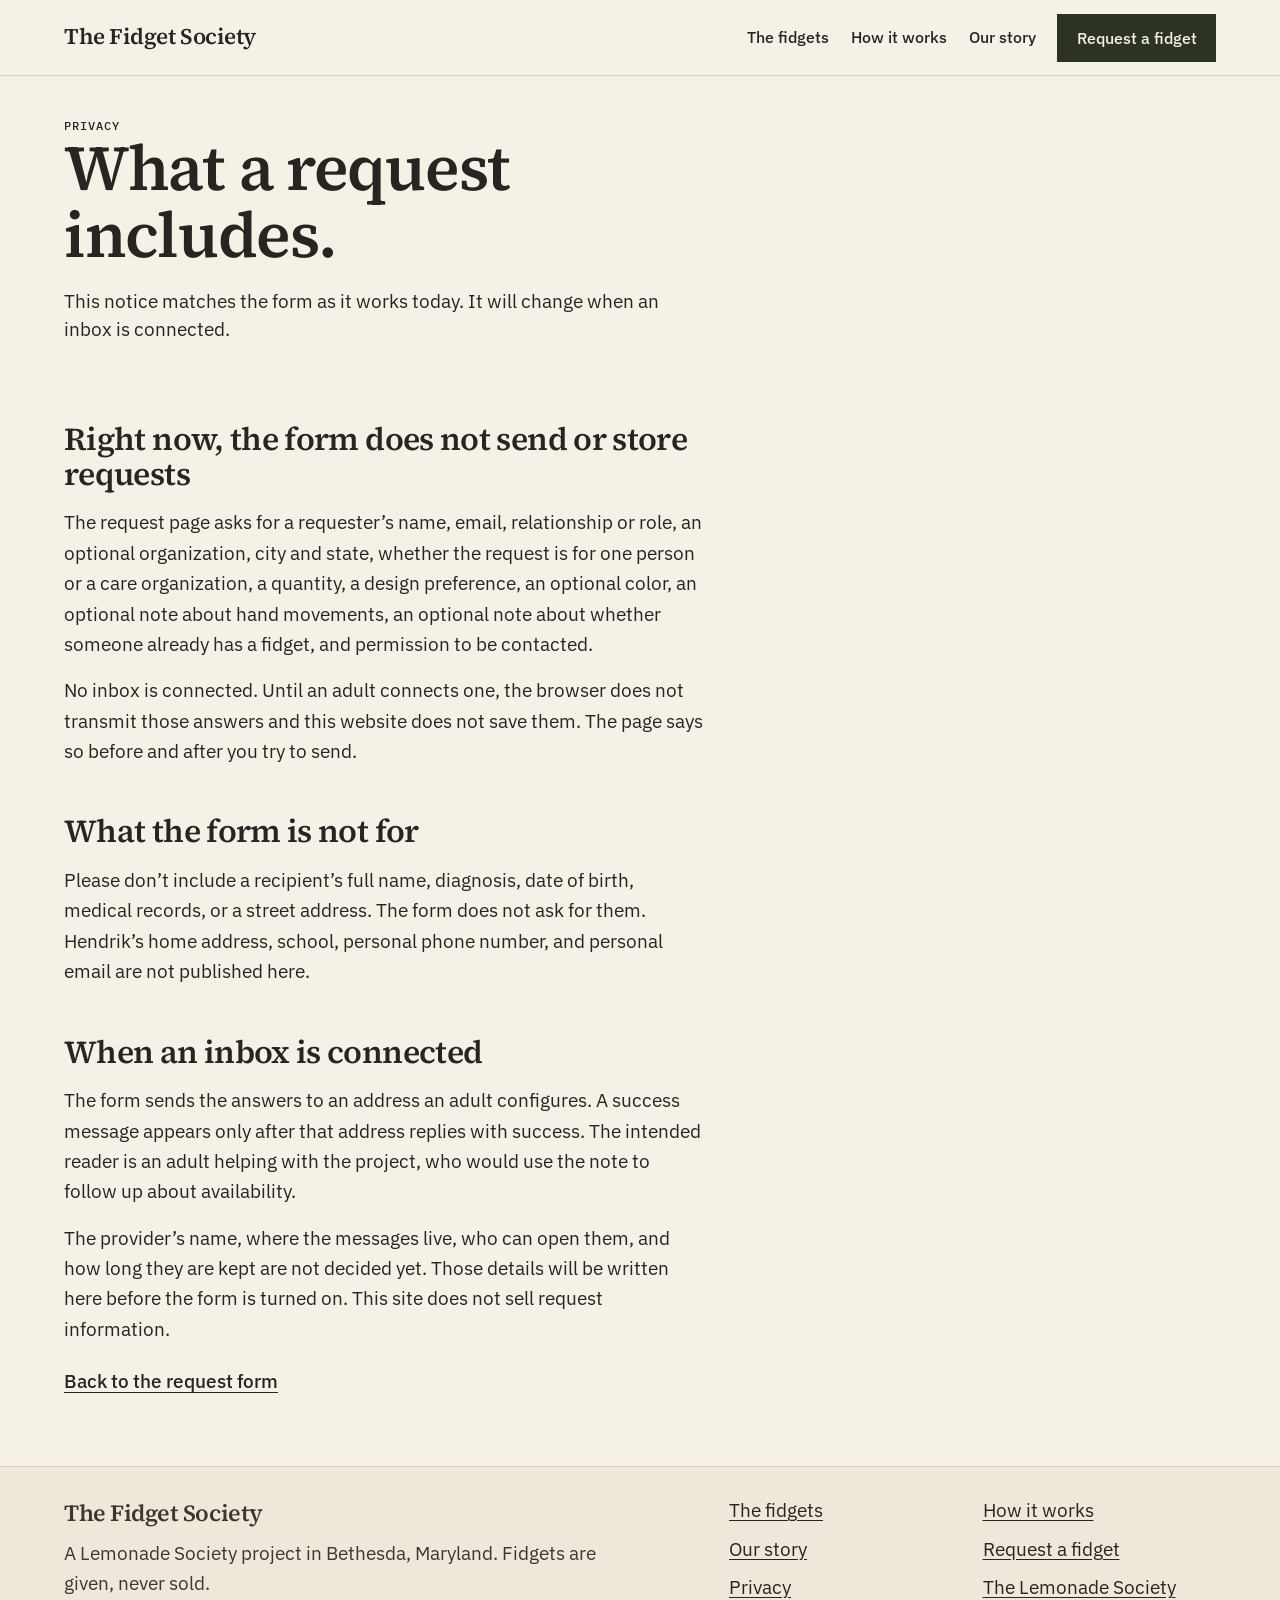
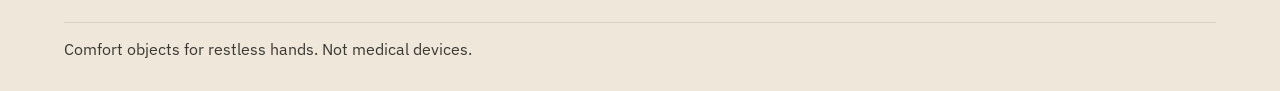
<file: privacy.html>
<!DOCTYPE html>
<html lang="en">
<head>
  <meta charset="utf-8">
  <meta name="viewport" content="width=device-width, initial-scale=1">
  <title>Privacy — The Fidget Society</title>
  <meta name="description" content="What The Fidget Society request form collects, and what it does not do until an inbox is connected.">
  <meta name="theme-color" content="#f3efe6">
  <link rel="icon" href="favicon.svg" type="image/svg+xml">
  <link rel="stylesheet" href="css/site.css?v=21">
</head>
<body class="no-hero">
  <a class="skip" href="#content">Skip to content</a>
  <header class="site-header">
    <div class="wrap header-inner">
      <a class="brand" href="index.html">The Fidget Society</a>
      <button class="menu-toggle" type="button" aria-expanded="false" aria-controls="site-nav">Menu</button>
      <nav class="site-nav" id="site-nav" aria-label="Primary">
        <a href="fidgets.html">The fidgets</a>
        <a href="how.html">How it works</a>
        <a href="about.html">Our story</a>
        <a class="btn" href="request.html">Request a fidget</a>
      </nav>
    </div>
  </header>

  <main id="content" tabindex="-1">
    <header class="page-hero wrap">
      <p class="kicker">Privacy</p>
      <h1>What a request includes.</h1>
      <p class="lede">This notice matches the form as it works today. It will change when an inbox is connected.</p>
    </header>

    <article class="section">
      <div class="wrap">
      <div class="reading">
        <h2>Right now, the form does not send or store requests</h2>
        <p>The request page asks for a requester’s name, email, relationship or role, an optional organization, city and state, whether the request is for one person or a care organization, a quantity, a design preference, an optional color, an optional note about hand movements, an optional note about whether someone already has a fidget, and permission to be contacted.</p>
        <p>No inbox is connected. Until an adult connects one, the browser does not transmit those answers and this website does not save them. The page says so before and after you try to send.</p>

        <h2>What the form is not for</h2>
        <p>Please don’t include a recipient’s full name, diagnosis, date of birth, medical records, or a street address. The form does not ask for them. Hendrik’s home address, school, personal phone number, and personal email are not published here.</p>

        <h2>When an inbox is connected</h2>
        <p>The form sends the answers to an address an adult configures. A success message appears only after that address replies with success. The intended reader is an adult helping with the project, who would use the note to follow up about availability.</p>
        <p>The provider’s name, where the messages live, who can open them, and how long they are kept are not decided yet. Those details will be written here before the form is turned on. This site does not sell request information.</p>
        <p class="inline-links"><a class="text-link" href="request.html">Back to the request form</a></p>
      </div>
      </div>
    </article>
  </main>

  <footer class="site-footer">
    <div class="wrap footer-inner">
      <div>
        <p class="footer-name">The Fidget Society</p>
        <p>A Lemonade Society project in Bethesda, Maryland. Fidgets are given, never sold.</p>
      </div>
      <nav aria-label="Footer">
        <a href="fidgets.html">The fidgets</a>
        <a href="how.html">How it works</a>
        <a href="about.html">Our story</a>
        <a href="request.html">Request a fidget</a>
        <a href="privacy.html">Privacy</a>
        <a href="https://www.liteararysociety.org/the-lemonade-society">The Lemonade Society</a>
      </nav>
      <p class="footer-note">Comfort objects for restless hands. Not medical devices.</p>
    </div>
  </footer>
  <script src="js/site.js?v=20"></script>
</body>
</html>
</file>
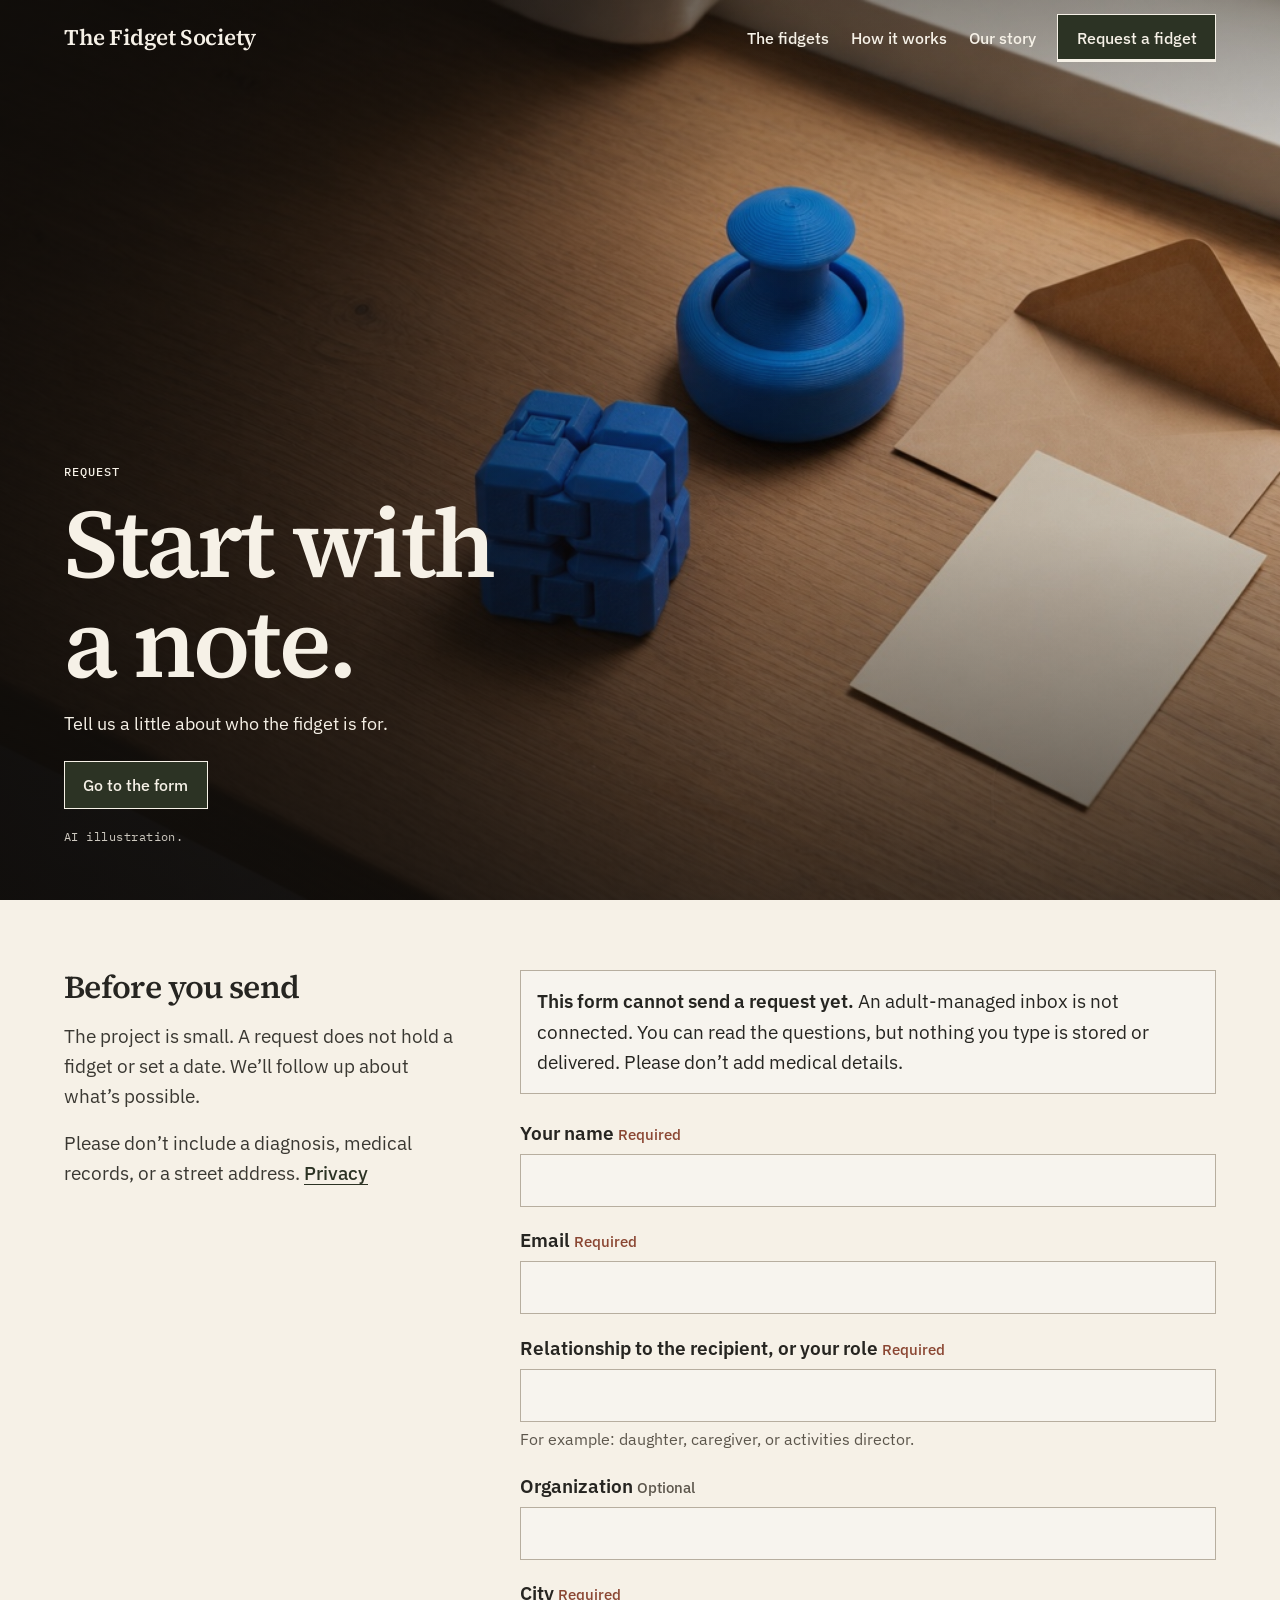
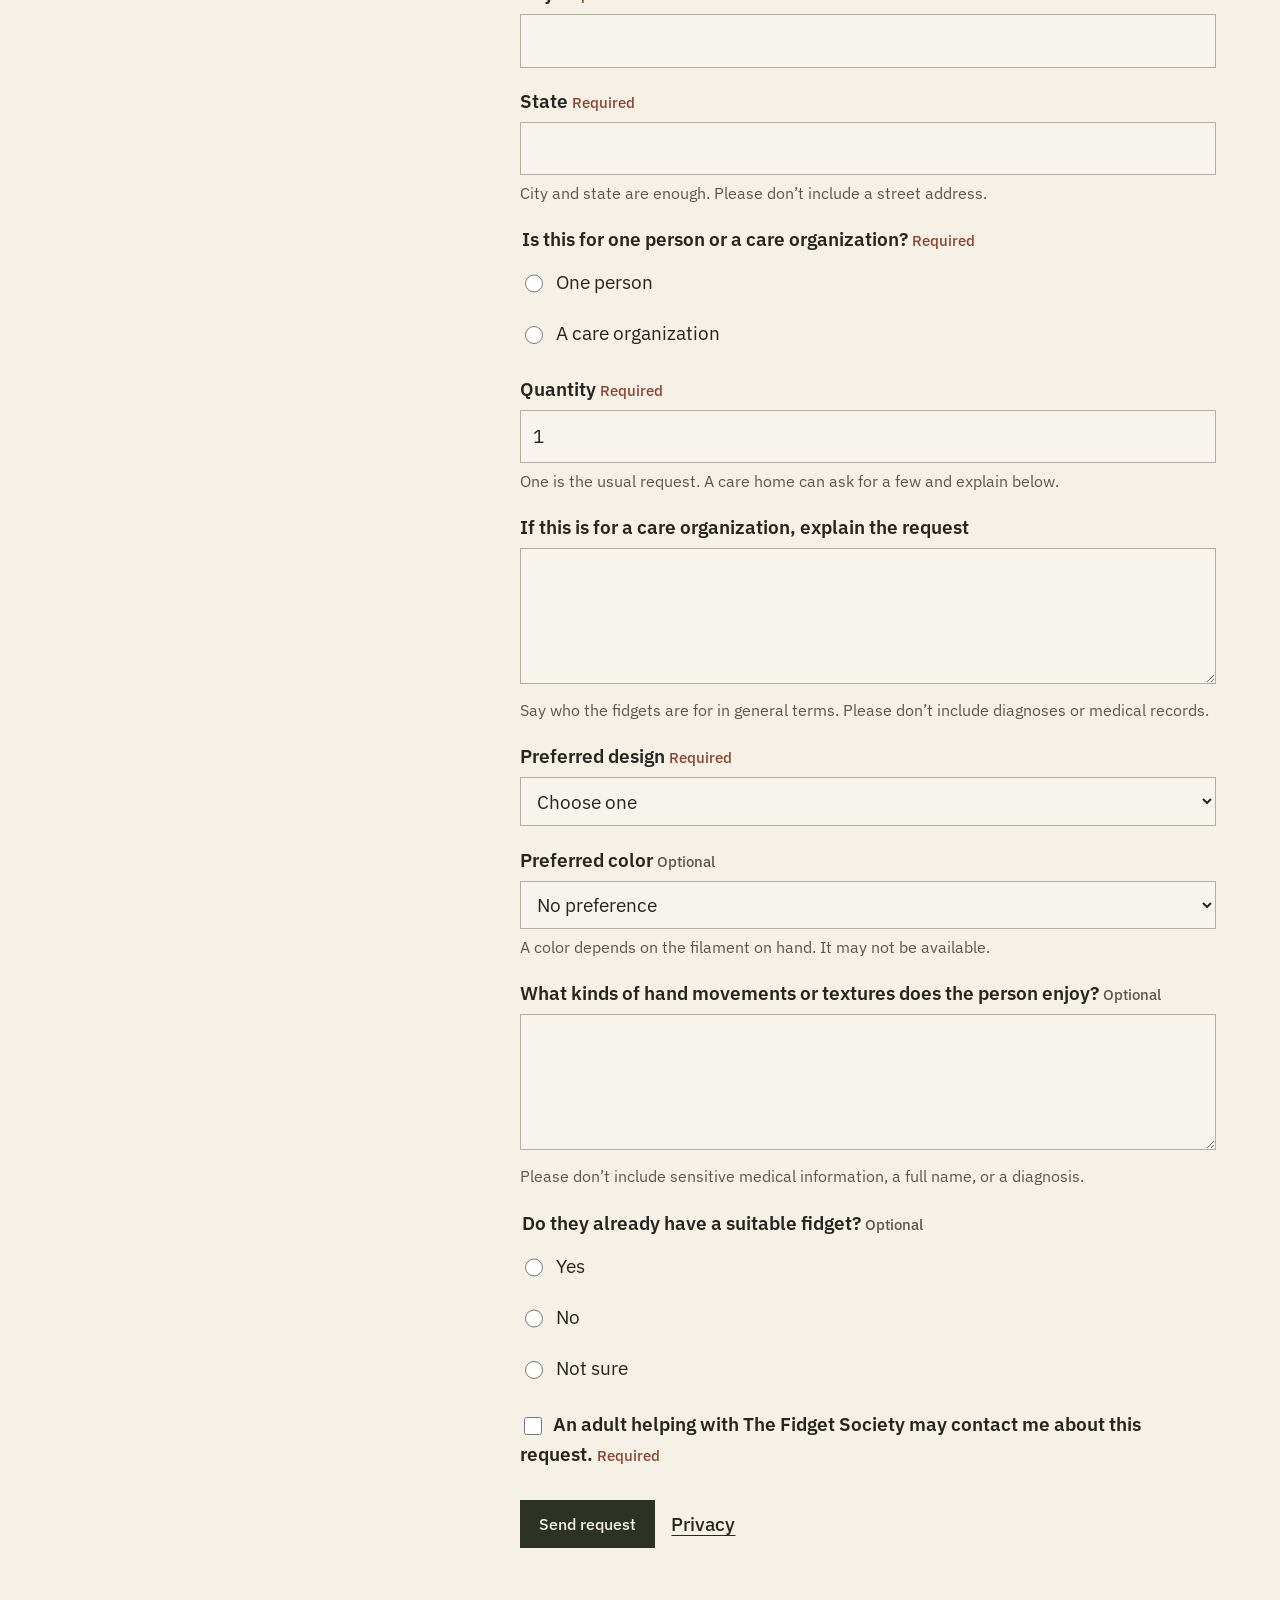
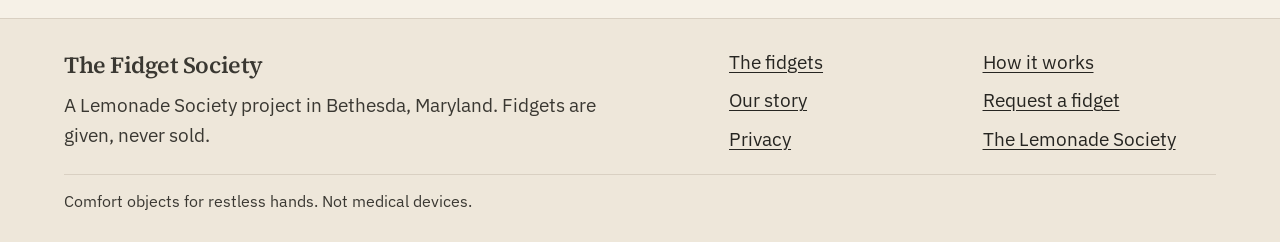
<file: request.html>
<!DOCTYPE html>
<html lang="en">
<head>
  <meta charset="utf-8">
  <meta name="viewport" content="width=device-width, initial-scale=1">
  <title>Request a fidget — The Fidget Society</title>
  <meta name="description" content="Request a free fidget from The Fidget Society. The form tells you if it cannot send yet.">
  <meta name="theme-color" content="#1a1612">
  <link rel="icon" href="favicon.svg" type="image/svg+xml">
  <link rel="stylesheet" href="css/site.css?v=21">
</head>
<body>
  <a class="skip" href="#content">Skip to content</a>
  <header class="site-header">
    <div class="wrap header-inner">
      <a class="brand" href="index.html">The Fidget Society</a>
      <button class="menu-toggle" type="button" aria-expanded="false" aria-controls="site-nav">Menu</button>
      <nav class="site-nav" id="site-nav" aria-label="Primary">
        <a href="fidgets.html">The fidgets</a>
        <a href="how.html">How it works</a>
        <a href="about.html">Our story</a>
        <a class="btn" href="request.html" aria-current="page">Request a fidget</a>
      </nav>
    </div>
  </header>

  <main id="content" tabindex="-1">
    <section class="hero-screen" style="--hero-x:78%;--hero-y:50%;--hero-x-phone:86%;--hero-y-phone:44%" aria-labelledby="hero-title">
      <img class="hero-media" src="images/heroes/note-new.jpg" width="1280" height="720" alt="AI illustration of the Knob Fidget and Infinity Cube beside a blank card and open envelope. Not a photograph of a request." fetchpriority="high">
      <div class="hero-shade" aria-hidden="true"></div>
      <div class="hero-copy">
        <div class="wrap">
          <p class="eyebrow">Request</p>
          <h1 id="hero-title">Start with<br>a note.</h1>
          <p class="hero-support">Tell us a little about who the fidget is for.</p>
          <a class="btn" href="#request-form">Go to the form</a>
          <p class="hero-credit">AI illustration.</p>
        </div>
      </div>
    </section>

    <section class="section">
      <div class="wrap request-layout">
        <aside class="request-aside">
          <h2>Before you send</h2>
          <p>The project is small. A request does not hold a fidget or set a date. We’ll follow up about what’s possible.</p>
          <p>Please don’t include a diagnosis, medical records, or a street address. <a class="text-link" href="privacy.html">Privacy</a></p>
        </aside>
        <div class="form-shell">
          <div class="banner" id="form-banner" hidden></div>
          <div class="banner alert" id="form-alert" role="alert" tabindex="-1" hidden></div>

          <div class="confirmation" id="request-confirmation" role="status" tabindex="-1" hidden>
            <h2>Request received.</h2>
            <p>Your request was received. The project will follow up about availability. Sending a request does not reserve a fidget or set a delivery date.</p>
            <p class="inline-links"><a class="text-link" href="fidgets.html">Back to the fidgets</a></p>
          </div>

          <form id="request-form" method="post" action="request.html" novalidate>
            <div class="form-grid">
              <div class="field">
                <label for="requester-name">Your name <span class="req">Required</span></label>
                <input id="requester-name" name="requesterName" type="text" autocomplete="name" required aria-describedby="requester-name-error">
                <p class="error" id="requester-name-error" hidden></p>
              </div>

              <div class="field">
                <label for="email">Email <span class="req">Required</span></label>
                <input id="email" name="email" type="email" autocomplete="email" required aria-describedby="email-error">
                <p class="error" id="email-error" hidden></p>
              </div>

              <div class="field">
                <label for="relationship">Relationship to the recipient, or your role <span class="req">Required</span></label>
                <input id="relationship" name="relationship" type="text" required aria-describedby="relationship-hint relationship-error">
                <p class="hint" id="relationship-hint">For example: daughter, caregiver, or activities director.</p>
                <p class="error" id="relationship-error" hidden></p>
              </div>

              <div class="field">
                <label for="organization">Organization <span class="fine">Optional</span></label>
                <input id="organization" name="organization" type="text" autocomplete="organization">
              </div>

              <div class="field">
                <label for="city">City <span class="req">Required</span></label>
                <input id="city" name="city" type="text" autocomplete="address-level2" required aria-describedby="city-error">
                <p class="error" id="city-error" hidden></p>
              </div>

              <div class="field">
                <label for="state">State <span class="req">Required</span></label>
                <input id="state" name="state" type="text" autocomplete="address-level1" required aria-describedby="state-hint state-error">
                <p class="hint" id="state-hint">City and state are enough. Please don’t include a street address.</p>
                <p class="error" id="state-error" hidden></p>
              </div>

              <fieldset class="choice">
                <legend>Is this for one person or a care organization? <span class="req">Required</span></legend>
                <div class="choice-row">
                  <label for="type-individual"><input id="type-individual" type="radio" name="requestType" value="individual" required> One person</label>
                  <label for="type-organization"><input id="type-organization" type="radio" name="requestType" value="organization"> A care organization</label>
                </div>
                <p class="error" id="request-type-error" hidden></p>
              </fieldset>

              <div class="field">
                <label for="quantity">Quantity <span class="req">Required</span></label>
                <input id="quantity" name="quantity" type="number" min="1" max="99" step="1" value="1" inputmode="numeric" required aria-describedby="quantity-hint quantity-error">
                <p class="hint" id="quantity-hint">One is the usual request. A care home can ask for a few and explain below.</p>
                <p class="error" id="quantity-error" hidden></p>
              </div>

              <div class="field">
                <label for="quantity-note">If this is for a care organization, explain the request</label>
                <textarea id="quantity-note" name="quantityNote" aria-describedby="quantity-note-hint quantity-note-error"></textarea>
                <p class="hint" id="quantity-note-hint">Say who the fidgets are for in general terms. Please don’t include diagnoses or medical records.</p>
                <p class="error" id="quantity-note-error" hidden></p>
              </div>

              <div class="field">
                <label for="design">Preferred design <span class="req">Required</span></label>
                <select id="design" name="design" required aria-describedby="design-error">
                  <option value="">Choose one</option>
                  <option value="help">Help me choose</option>
                </select>
                <p class="error" id="design-error" hidden></p>
              </div>

              <div class="field">
                <label for="color">Preferred color <span class="fine">Optional</span></label>
                <select id="color" name="color" aria-describedby="color-hint"></select>
                <p class="hint" id="color-hint">A color depends on the filament on hand. It may not be available.</p>
              </div>

              <div class="field">
                <label for="movement-note">What kinds of hand movements or textures does the person enjoy? <span class="fine">Optional</span></label>
                <textarea id="movement-note" name="movementNote" maxlength="1000" aria-describedby="movement-hint"></textarea>
                <p class="hint" id="movement-hint">Please don’t include sensitive medical information, a full name, or a diagnosis.</p>
              </div>

              <fieldset class="choice">
                <legend>Do they already have a suitable fidget? <span class="fine">Optional</span></legend>
                <div class="choice-row">
                  <label for="has-yes"><input id="has-yes" type="radio" name="alreadyHas" value="yes"> Yes</label>
                  <label for="has-no"><input id="has-no" type="radio" name="alreadyHas" value="no"> No</label>
                  <label for="has-unsure"><input id="has-unsure" type="radio" name="alreadyHas" value="unsure"> Not sure</label>
                </div>
              </fieldset>

              <div class="field">
                <label for="contact-permission"><input id="contact-permission" name="contactPermission" type="checkbox" required> An adult helping with The Fidget Society may contact me about this request. <span class="req">Required</span></label>
                <p class="error" id="contact-permission-error" hidden></p>
              </div>

              <div class="hp" aria-hidden="true">
                <label for="company-website">Company website</label>
                <input id="company-website" name="companyWebsite" type="text" tabindex="-1" autocomplete="off">
              </div>

              <div class="form-actions">
                <button class="btn" id="send-request" type="submit">Send request</button>
                <a class="text-link" href="privacy.html">Privacy</a>
              </div>
            </div>
          </form>
          <noscript>
            <p class="callout">This form cannot send a request without JavaScript, and no inbox is connected. Nothing is stored if the button does not stay on this page.</p>
          </noscript>
        </div>
      </div>
    </section>
  </main>

  <footer class="site-footer">
    <div class="wrap footer-inner">
      <div>
        <p class="footer-name">The Fidget Society</p>
        <p>A Lemonade Society project in Bethesda, Maryland. Fidgets are given, never sold.</p>
      </div>
      <nav aria-label="Footer">
        <a href="fidgets.html">The fidgets</a>
        <a href="how.html">How it works</a>
        <a href="about.html">Our story</a>
        <a href="request.html">Request a fidget</a>
        <a href="privacy.html">Privacy</a>
        <a href="https://www.liteararysociety.org/the-lemonade-society">The Lemonade Society</a>
      </nav>
      <p class="footer-note">Comfort objects for restless hands. Not medical devices.</p>
    </div>
  </footer>
  <script src="js/catalog.js?v=24"></script>
  <script src="js/config.js"></script>
  <script src="js/site.js?v=24"></script>
</body>
</html>
</file>
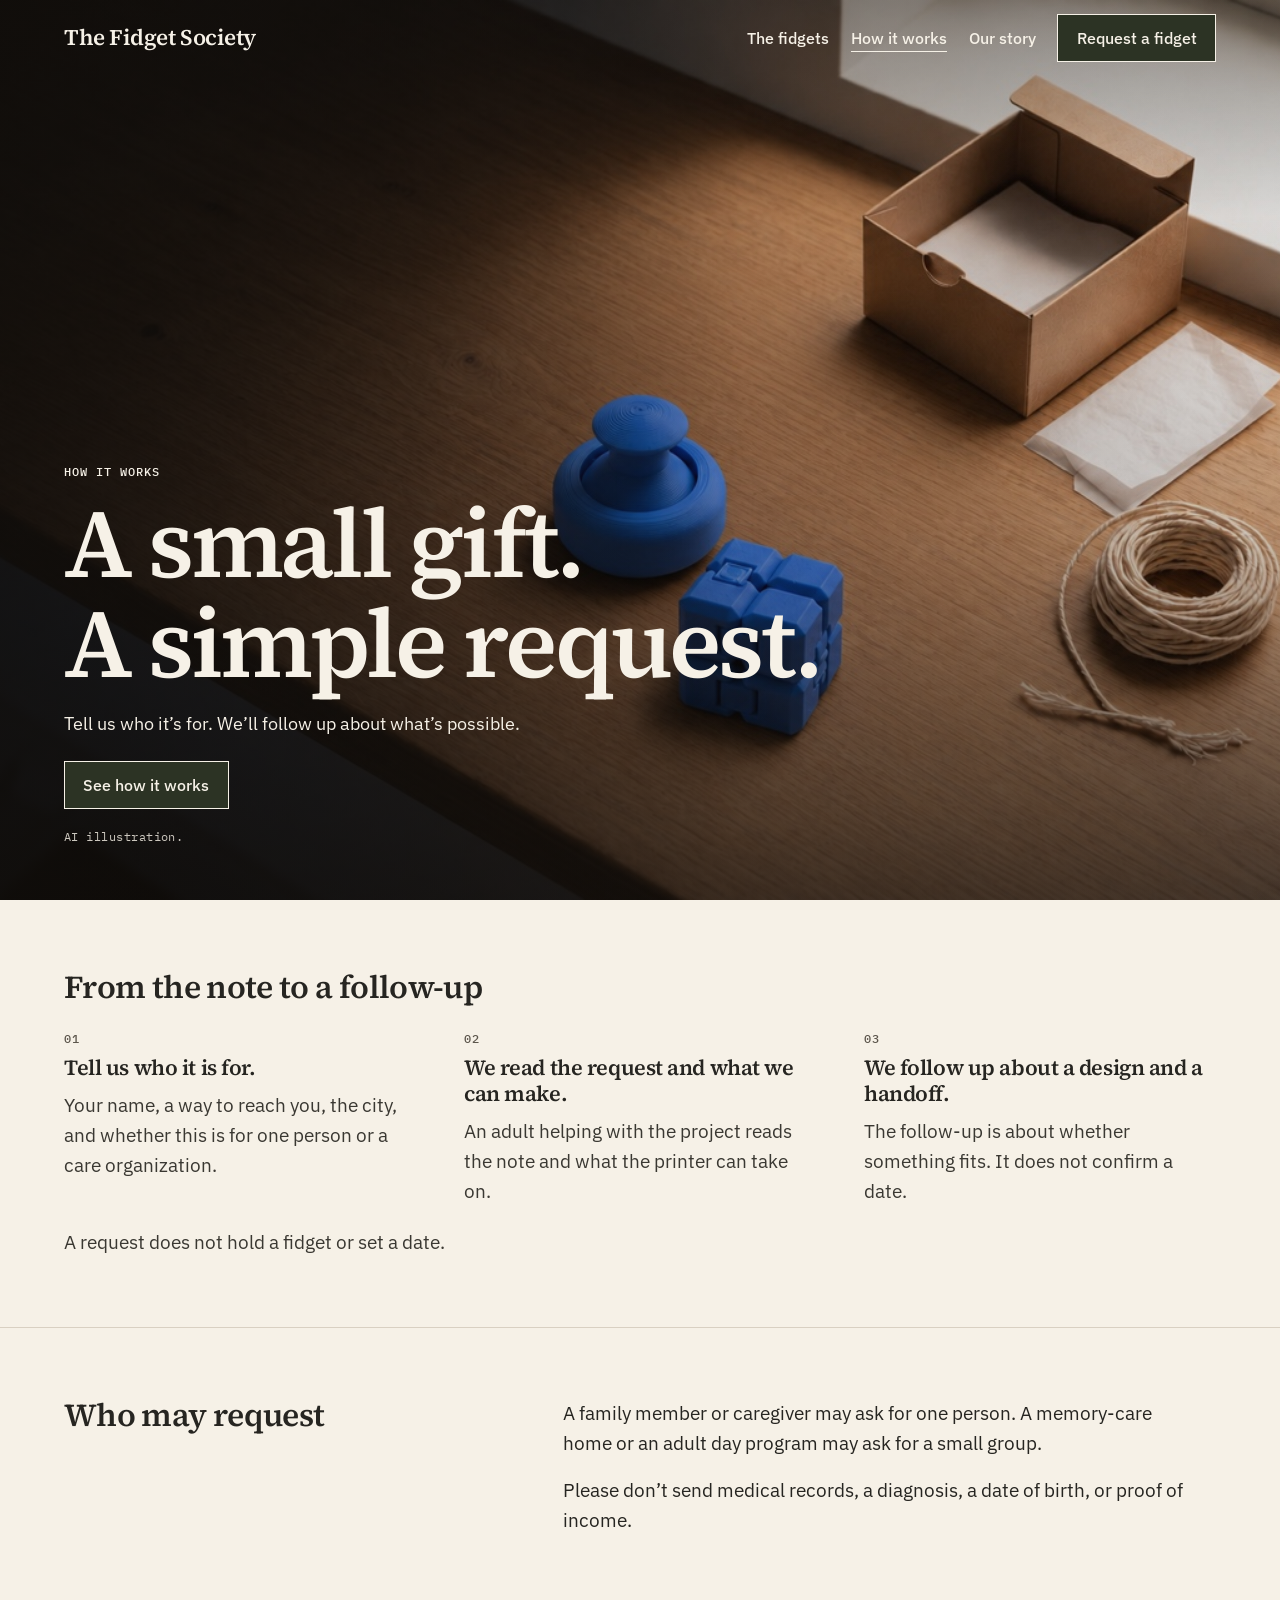
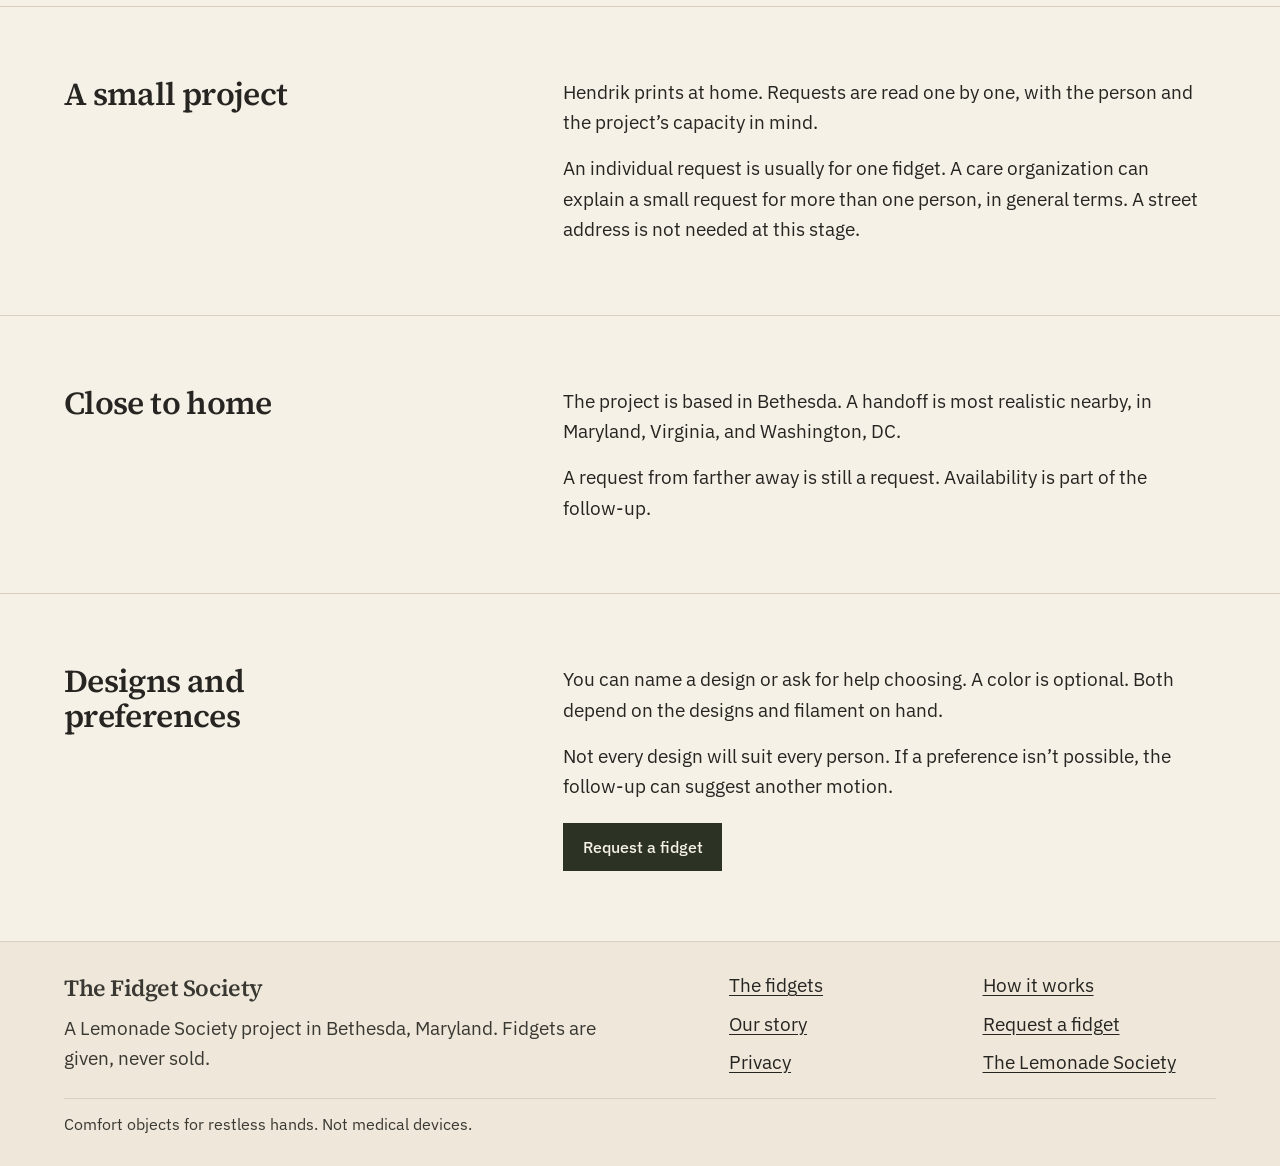
<file: who.html>
<!DOCTYPE html>
<html lang="en">
<head>
  <meta charset="utf-8">
  <meta name="viewport" content="width=device-width, initial-scale=1">
  <title>How it works — The Fidget Society</title>
  <link rel="canonical" href="how.html">
  <meta http-equiv="refresh" content="0; url=how.html">
  <link rel="icon" href="favicon.svg" type="image/svg+xml">
  <script>location.replace("how.html");</script>
</head>
<body>
  <p><a href="how.html">Continue to How it works</a>.</p>
</body>
</html>
</file>
<file: css/site.css>
@font-face {
  font-family: "IBM Plex Sans";
  font-style: normal;
  font-weight: 400;
  font-display: swap;
  src: url("../fonts/plex-sans-400.woff2") format("woff2");
}

@font-face {
  font-family: "IBM Plex Sans";
  font-style: normal;
  font-weight: 500;
  font-display: swap;
  src: url("../fonts/plex-sans-500.woff2") format("woff2");
}

@font-face {
  font-family: "IBM Plex Sans";
  font-style: normal;
  font-weight: 600;
  font-display: swap;
  src: url("../fonts/plex-sans-600.woff2") format("woff2");
}

@font-face {
  font-family: "IBM Plex Mono";
  font-style: normal;
  font-weight: 400;
  font-display: swap;
  src: url("../fonts/plex-mono-400.woff2") format("woff2");
}

@font-face {
  font-family: "IBM Plex Mono";
  font-style: normal;
  font-weight: 500;
  font-display: swap;
  src: url("../fonts/plex-mono-500.woff2") format("woff2");
}

@font-face {
  font-family: "Source Serif 4";
  font-style: normal;
  font-weight: 500;
  font-display: swap;
  src: url("../fonts/source-serif-500.woff2") format("woff2");
}

@font-face {
  font-family: "Source Serif 4";
  font-style: normal;
  font-weight: 600;
  font-display: swap;
  src: url("../fonts/source-serif-600.woff2") format("woff2");
}

:root {
  --paper: #f6f1e7;
  --paper-raised: #f7f4ee;
  --ivory: #f6f1e7;
  --ink: #262521;
  --ink-soft: #3a3832;
  --muted: #5c564c;
  --line: #d9d0c2;
  --line-strong: #b7ae9f;
  --olive: #2c3324;
  --olive-hover: #23291d;
  --terracotta: #8a4632;
  --sand-ground: #eee7da;
  --focus: var(--olive);
  --danger: #8c2f24;
  --max: 1240px;
  --header-h: 4.75rem;
  --gutter: 1.375rem;
  --section: 2.5rem;
  --sans: "IBM Plex Sans", "Helvetica Neue", Helvetica, Arial, sans-serif;
  --serif: "Source Serif 4", "Iowan Old Style", Palatino, "Palatino Linotype", serif;
  --mono: "IBM Plex Mono", ui-monospace, "SFMono-Regular", Menlo, monospace;
}

*,
*::before,
*::after {
  box-sizing: border-box;
}

html {
  scroll-behavior: smooth;
}

body {
  margin: 0;
  background: var(--paper);
  color: var(--ink);
  font-family: var(--sans);
  font-size: 1.125rem;
  line-height: 1.6;
  font-weight: 400;
}

img {
  max-width: 100%;
  height: auto;
  display: block;
}

h1,
h2,
h3,
p {
  margin: 0;
}

h1,
h2,
h3 {
  font-family: var(--serif);
  font-weight: 600;
  font-synthesis: none;
  line-height: 1.08;
  letter-spacing: -0.02em;
}

h2 {
  font-size: clamp(1.75rem, 2.5vw, 2.35rem);
  max-width: 18ch;
}

h3 {
  font-size: 1.35rem;
  line-height: 1.2;
}

p + p {
  margin-top: 1rem;
}

a {
  color: inherit;
}

:focus-visible {
  outline: 2px solid var(--focus);
  outline-offset: 3px;
}

.skip {
  position: absolute;
  left: 1rem;
  top: -5rem;
  z-index: 50;
  background: var(--ink);
  color: var(--ivory);
  padding: 0.6rem 0.9rem;
  text-decoration: none;
}

.skip:focus {
  top: 0.6rem;
}

[id] {
  scroll-margin-top: var(--header-h);
}

.wrap {
  width: min(var(--max), calc(100% - (var(--gutter) * 2)));
  margin-inline: auto;
}

.site-header {
  position: fixed;
  inset: 0 0 auto;
  z-index: 30;
  height: var(--header-h);
  color: var(--ivory);
  background: transparent;
  transition: background-color 180ms ease, color 180ms ease, border-color 180ms ease;
}

.header-inner {
  display: flex;
  align-items: center;
  justify-content: space-between;
  gap: 1rem;
  height: 100%;
}

.brand {
  font-family: var(--serif);
  font-weight: 600;
  font-synthesis: none;
  font-size: clamp(1.05rem, 2vw, 1.4rem);
  letter-spacing: -0.02em;
  line-height: 1;
  text-decoration: none;
  color: inherit;
  white-space: nowrap;
}

.site-nav {
  display: flex;
  align-items: center;
  gap: 1.35rem;
}

.site-nav a:not(.btn) {
  text-decoration: none;
  font-size: 1rem;
  font-weight: 500;
  line-height: 1;
  padding: 0.35rem 0;
  border-bottom: 1px solid transparent;
}

.site-nav a[aria-current="page"]:not(.btn) {
  border-bottom-color: currentColor;
}

.menu-toggle {
  display: none;
  min-height: 44px;
  padding: 0.4rem 0.15rem;
  border: 0;
  background: transparent;
  color: inherit;
  font: 500 1rem/1 var(--sans);
  cursor: pointer;
}

.btn {
  display: inline-flex;
  align-items: center;
  justify-content: center;
  min-height: 48px;
  padding: 0.7rem 1.15rem;
  border: 1px solid var(--olive);
  background: var(--olive);
  color: var(--ivory);
  font: 500 1rem/1 var(--sans);
  text-decoration: none;
  cursor: pointer;
  transition: background-color 180ms ease, color 180ms ease, border-color 180ms ease;
}

.site-header.is-solid,
body.no-hero .site-header {
  background: var(--paper);
  color: var(--ink);
  border-bottom: 1px solid var(--line);
}

.site-header .btn[aria-current="page"] {
  box-shadow: inset 0 -2px 0 var(--ivory);
}

.hero-copy .btn,
body:not(.no-hero) .site-header:not(.is-solid) .btn {
  border-color: var(--ivory);
}

.hero-screen :focus-visible,
body:not(.no-hero) .site-header:not(.is-solid) :focus-visible {
  outline-color: var(--ivory);
  box-shadow: 0 0 0 3px var(--ink);
}

.hero-screen {
  position: relative;
  display: flex;
  align-items: flex-end;
  min-height: 100svh;
  color: var(--ivory);
  background: #1a1612;
  scroll-margin-top: 0;
  overflow: hidden;
}

.hero-media {
  position: absolute;
  inset: 0;
  width: 100%;
  height: 100%;
  max-width: none;
  object-fit: cover;
  object-position: var(--hero-x, 70%) var(--hero-y, 48%);
}

.hero-shade {
  position: absolute;
  inset: 0;
  background:
    linear-gradient(90deg, rgba(16, 13, 10, 0.78) 0%, rgba(16, 13, 10, 0.55) 32%, rgba(16, 13, 10, 0.16) 58%, rgba(16, 13, 10, 0.08) 100%),
    linear-gradient(180deg, rgba(16, 13, 10, 0.38) 0%, rgba(16, 13, 10, 0.05) 24%, rgba(16, 13, 10, 0.12) 58%, rgba(16, 13, 10, 0.66) 100%);
}

.hero-copy {
  position: relative;
  z-index: 1;
  width: 100%;
  padding: calc(var(--header-h) + 1.25rem) 0 clamp(2.25rem, 6vh, 4.25rem);
}

.hero-copy .wrap {
  display: flex;
  flex-direction: column;
  align-items: flex-start;
}

.eyebrow,
.kicker,
.card-motion {
  font-family: var(--mono);
  font-weight: 500;
  font-size: 0.75rem;
  letter-spacing: 0.08em;
  text-transform: uppercase;
}

.hero-copy .eyebrow {
  color: var(--ivory);
  margin-bottom: 0.85rem;
}

.hero-copy h1 {
  max-width: min(16em, 100%);
  color: var(--ivory);
  font-size: clamp(2.75rem, 7.6vw, 7.25rem);
  font-weight: 600;
  line-height: 1.02;
  letter-spacing: -0.035em;
  text-wrap: balance;
}

.hero-support {
  max-width: 34rem;
  margin-top: 1.15rem;
  color: var(--ivory);
  font-size: clamp(1.05rem, 1.4vw, 1.3rem);
  line-height: 1.45;
}

.hero-copy .btn {
  margin-top: 1.5rem;
}

.hero-credit {
  margin-top: 1.15rem;
  font-family: var(--mono);
  font-size: 0.72rem;
  letter-spacing: 0.04em;
  color: rgba(246, 241, 231, 0.82);
}

.section {
  padding: var(--section) 0;
}

.sand-ground {
  background: var(--sand-ground);
}

.section + .section {
  border-top: 1px solid var(--line);
}

.section-head {
  display: grid;
  gap: 0.75rem;
  margin-bottom: 1.5rem;
  max-width: 40rem;
}

.steps-head h2,
h2.steps-head {
  max-width: 30ch;
}

.prose,
.card-body p {
  max-width: 40rem;
}

h2 + p {
  margin-top: 1rem;
}

.section-head h2 + p {
  margin-top: 0;
}

.split {
  display: grid;
  grid-template-columns: minmax(14rem, 0.8fr) minmax(0, 1.2fr);
  gap: 1.5rem 4rem;
  align-items: start;
}

.reading > p + h2 {
  margin-top: clamp(2rem, 4vw, 3rem);
}

.reading {
  max-width: 40rem;
}

.story-reading {
  margin-inline: auto;
  line-height: 1.65;
}

.reading h2 {
  max-width: none;
}

.steps {
  margin: 0;
  padding: 0;
  list-style: none;
  counter-reset: step;
  display: grid;
  grid-template-columns: repeat(3, minmax(0, 1fr));
  gap: 1.5rem clamp(1.5rem, 4vw, 3rem);
}

.steps li {
  counter-increment: step;
}

.steps li::before {
  content: counter(step, decimal-leading-zero);
  display: block;
  margin-bottom: 0.45rem;
  font-family: var(--mono);
  font-size: 0.75rem;
  font-weight: 500;
  letter-spacing: 0.08em;
  color: var(--muted);
}

.steps p {
  margin-top: 0.55rem;
  max-width: 40rem;
  color: var(--ink-soft);
}

.callout,
.figure-note {
  margin-top: 1.25rem;
  max-width: 40rem;
  color: var(--ink-soft);
}

.figure-note {
  font-size: 0.95rem;
}

.card-grid {
  display: grid;
  grid-template-columns: repeat(3, minmax(0, 1fr));
  gap: 2.75rem 1.75rem;
}

.card {
  min-width: 0;
}

.card-media {
  display: block;
  aspect-ratio: 3 / 2;
  overflow: hidden;
  background: #e7dfd2;
}

.card-media img {
  width: 100%;
  height: 100%;
  max-width: none;
  object-fit: cover;
  object-position: var(--card-x, 70% 52%);
}

.card-body {
  display: grid;
  gap: 0.45rem;
  padding-top: 0.9rem;
}

.card-motion {
  color: var(--muted);
}

.card h3 {
  font-size: 1.7rem;
}

.card h3 a {
  color: inherit;
  text-decoration: none;
}

.card-body p {
  color: var(--ink-soft);
  font-size: 1.05rem;
  line-height: 1.5;
}

.card-body .text-link {
  margin-top: 0.2rem;
}

.text-link {
  color: var(--ink);
  font-weight: 500;
  text-underline-offset: 0.22em;
}

.inline-links {
  display: flex;
  flex-wrap: wrap;
  align-items: center;
  gap: 0.85rem 1.25rem;
  margin-top: 1.35rem;
}

.faq details {
  border-top: 1px solid var(--line);
  padding: 1rem 0 1.1rem;
}

.faq details:last-child {
  border-bottom: 1px solid var(--line);
}

.faq summary {
  font-weight: 600;
  cursor: pointer;
}

.faq details p {
  margin-top: 0.7rem;
  max-width: 40rem;
  color: var(--ink-soft);
}

.page-hero {
  padding: calc(var(--header-h) + 2.5rem) 0 0.5rem;
}

.page-hero h1 {
  max-width: 14ch;
  font-size: clamp(2.6rem, 5vw, 4.25rem);
  line-height: 1.04;
}

.page-hero .lede {
  max-width: 38rem;
  margin-top: 1.15rem;
  font-size: 1.2rem;
  line-height: 1.5;
}

.page-block {
  padding-bottom: var(--section);
}

.more-list {
  list-style: none;
  margin: 1.25rem 0 0;
  padding: 0;
  display: grid;
  grid-template-columns: repeat(3, minmax(0, 1fr));
  gap: 1.25rem 1.5rem;
}

.more-list a {
  display: flex;
  flex-direction: column;
  gap: 0.3rem;
  min-height: 44px;
  color: inherit;
  text-decoration: none;
}

.more-list strong {
  font-family: var(--serif);
  font-weight: 600;
  font-size: 1.45rem;
  letter-spacing: -0.02em;
}

.more-list span {
  font-family: var(--mono);
  font-size: 0.72rem;
  letter-spacing: 0.08em;
  text-transform: uppercase;
  color: var(--muted);
}

.detail-block {
  margin-top: 2.5rem;
}

.request-layout {
  display: grid;
  grid-template-columns: minmax(16rem, 0.72fr) minmax(0, 1.28fr);
  gap: 2rem 4rem;
  align-items: start;
}

.request-aside p {
  max-width: 28rem;
  color: var(--ink-soft);
}

.request-aside .text-link {
  color: var(--olive);
}

.form-shell {
  min-width: 0;
}

.banner {
  padding: 0.95rem 1rem;
  border: 1px solid var(--line-strong);
  background: var(--paper-raised);
  margin-bottom: 1.5rem;
}

.banner strong {
  font-weight: 600;
}

.alert {
  border-color: var(--danger);
  background: #f8ece8;
}

.field label input[type="checkbox"] {
  width: 1.15rem;
  height: 1.15rem;
  min-height: 0;
  margin-right: 0.45rem;
  accent-color: var(--olive);
  vertical-align: middle;
}

.form-grid {
  display: grid;
  gap: 1.15rem;
}

.field label,
.choice legend {
  display: block;
  font-weight: 600;
  margin-bottom: 0.35rem;
}

.req {
  font-weight: 500;
  color: var(--terracotta);
  font-size: 0.92rem;
}

.fine {
  font-weight: 500;
  color: var(--muted);
  font-size: 0.92rem;
}

.hint,
.error {
  margin-top: 0.35rem;
  font-size: 0.98rem;
}

.hint {
  color: var(--muted);
}

.error {
  color: var(--danger);
}

input,
select,
textarea {
  width: 100%;
  font: inherit;
  color: var(--ink);
  background: var(--paper-raised);
  border: 1px solid var(--line-strong);
  padding: 0.65rem 0.75rem;
  min-height: 48px;
  border-radius: 0;
}

textarea {
  min-height: 8.5rem;
  resize: vertical;
}

input[aria-invalid="true"],
select[aria-invalid="true"],
textarea[aria-invalid="true"] {
  border-color: var(--danger);
}

.choice {
  border: 0;
  margin: 0;
  padding: 0;
  min-width: 0;
}

.choice-row {
  display: grid;
  gap: 0.45rem;
}

.choice-row label {
  display: flex;
  align-items: center;
  gap: 0.6rem;
  font-weight: 400;
  min-height: 44px;
}

.choice-row input {
  width: 1.15rem;
  height: 1.15rem;
  min-height: 0;
  accent-color: var(--olive);
}

.hp {
  position: absolute;
  left: -10000px;
  top: auto;
  width: 1px;
  height: 1px;
  overflow: hidden;
}

.form-actions {
  display: flex;
  flex-wrap: wrap;
  align-items: center;
  gap: 0.8rem 1rem;
  margin-top: 0.4rem;
}

.btn:disabled,
.btn[aria-disabled="true"] {
  opacity: 0.6;
  cursor: not-allowed;
}

.confirmation {
  padding: 0.25rem 0 0.5rem;
  max-width: 40rem;
}

.confirmation h2 {
  margin-bottom: 0.85rem;
}

.site-footer {
  background: var(--sand-ground);
  border-top: 1px solid var(--line);
  padding: 1.75rem 0;
}

.footer-inner {
  display: grid;
  grid-template-columns: minmax(0, 1.3fr) minmax(0, 1fr);
  gap: 1.25rem 2rem;
}

.footer-name {
  font-family: var(--serif);
  font-weight: 600;
  font-size: 1.45rem;
  letter-spacing: -0.02em;
}

.site-footer p {
  color: var(--ink-soft);
  max-width: 36rem;
}

.footer-name + p {
  margin-top: 0.35rem;
}

.site-footer nav {
  display: grid;
  grid-template-columns: repeat(2, minmax(0, 1fr));
  align-content: start;
  gap: 0.5rem 1.25rem;
}

.site-footer a {
  color: var(--ink);
  text-underline-offset: 0.18em;
}

.site-footer .footer-note {
  grid-column: 1 / -1;
  max-width: none;
  padding-top: 0.85rem;
  border-top: 1px solid var(--line);
  font-size: 1rem;
}

body.no-hero main {
  padding-top: 0;
}

@media (min-width: 900px) {
  :root {
    --gutter: 3.5rem;
    --section: 4rem;
  }

  body {
    font-size: 1.1875rem;
  }
}

@media (min-width: 1200px) {
  :root {
    --gutter: 4rem;
    --section: 4.375rem;
  }
}

@media (max-width: 900px) {
  .card-grid,
  .more-list {
    grid-template-columns: repeat(2, minmax(0, 1fr));
  }

  .split,
  .request-layout {
    grid-template-columns: 1fr;
  }
}

@media (max-width: 720px) {
  .steps,
  .footer-inner {
    grid-template-columns: 1fr;
  }

  .hero-media {
    object-position: var(--hero-x-phone, var(--hero-x, 64%)) var(--hero-y-phone, var(--hero-y, 40%));
  }

  .hero-copy h1 {
    max-width: 100%;
  }
}

@media (max-width: 980px) {
  .menu-toggle {
    display: inline-flex;
    align-items: center;
  }

  .site-nav {
    display: none;
    position: absolute;
    left: 0;
    right: 0;
    top: 100%;
    flex-direction: column;
    align-items: stretch;
    gap: 0;
    padding: 0.25rem var(--gutter) 1.1rem;
    background: var(--paper);
    border-bottom: 1px solid var(--line);
    color: var(--ink);
  }

  .site-nav.is-open {
    display: flex;
  }

  .site-nav a:not(.btn) {
    padding: 0.9rem 0;
    min-height: 44px;
    border-bottom: 0;
    border-top: 1px solid var(--line);
    color: var(--ink);
  }

  .site-nav a[aria-current="page"]:not(.btn) {
    border-bottom: 0;
    text-decoration: underline;
    text-underline-offset: 0.25em;
  }

  .site-nav .btn {
    margin-top: 0.85rem;
  }

  body.nav-open {
    overflow: hidden;
  }
}

@media (max-width: 560px) {
  .card-grid,
  .more-list {
    grid-template-columns: 1fr;
  }
}

@media (hover: hover) and (pointer: fine) {
  .btn:not(:disabled):not([aria-disabled="true"]):hover {
    background: var(--olive-hover);
  }

  .site-nav a:not(.btn):hover,
  .text-link:hover,
  .site-footer a:hover,
  .card h3 a:hover,
  .more-list a:hover strong,
  .faq summary:hover {
    text-decoration: underline;
    text-decoration-thickness: 2px;
    text-underline-offset: 0.22em;
  }

  .card-media:hover img {
    filter: brightness(1.04);
  }
}

@media (prefers-reduced-motion: reduce) {
  html {
    scroll-behavior: auto;
  }

  *,
  *::before,
  *::after {
    animation: none !important;
    transition: none !important;
  }
}
</file>
